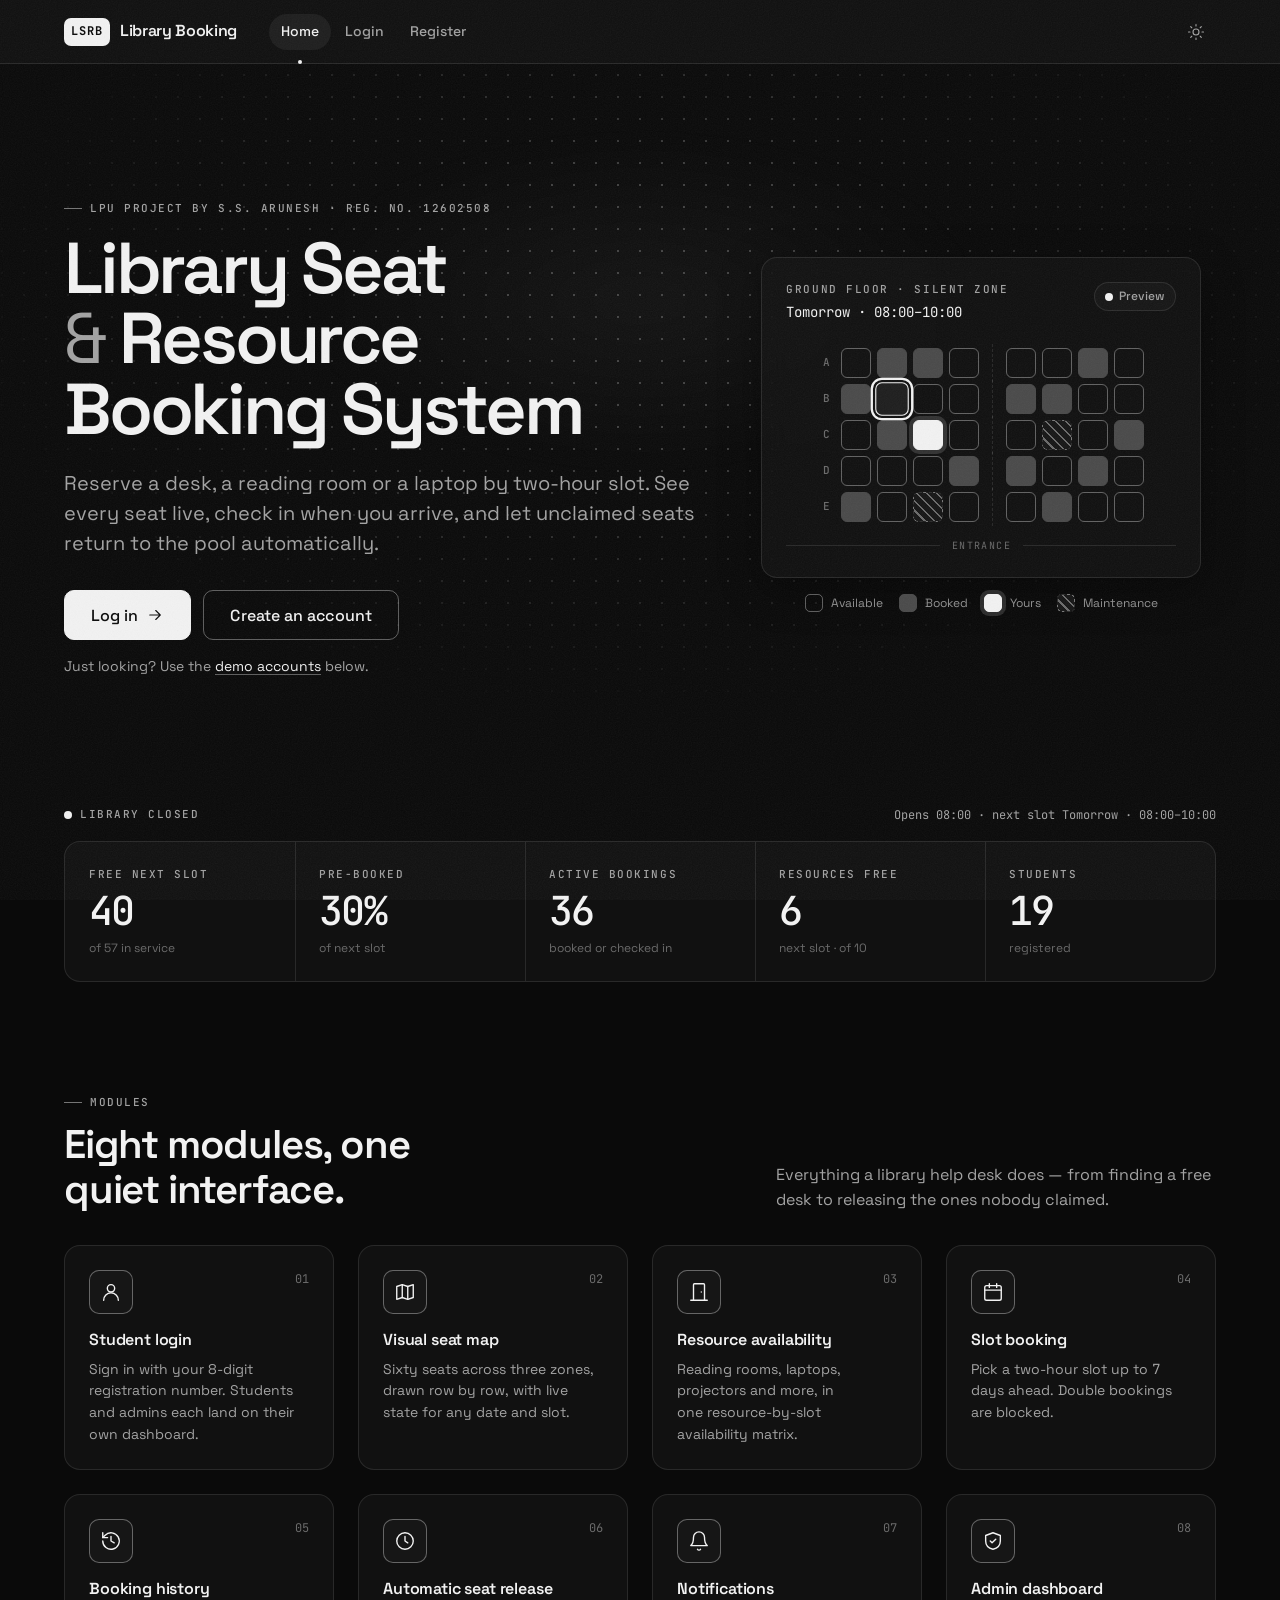
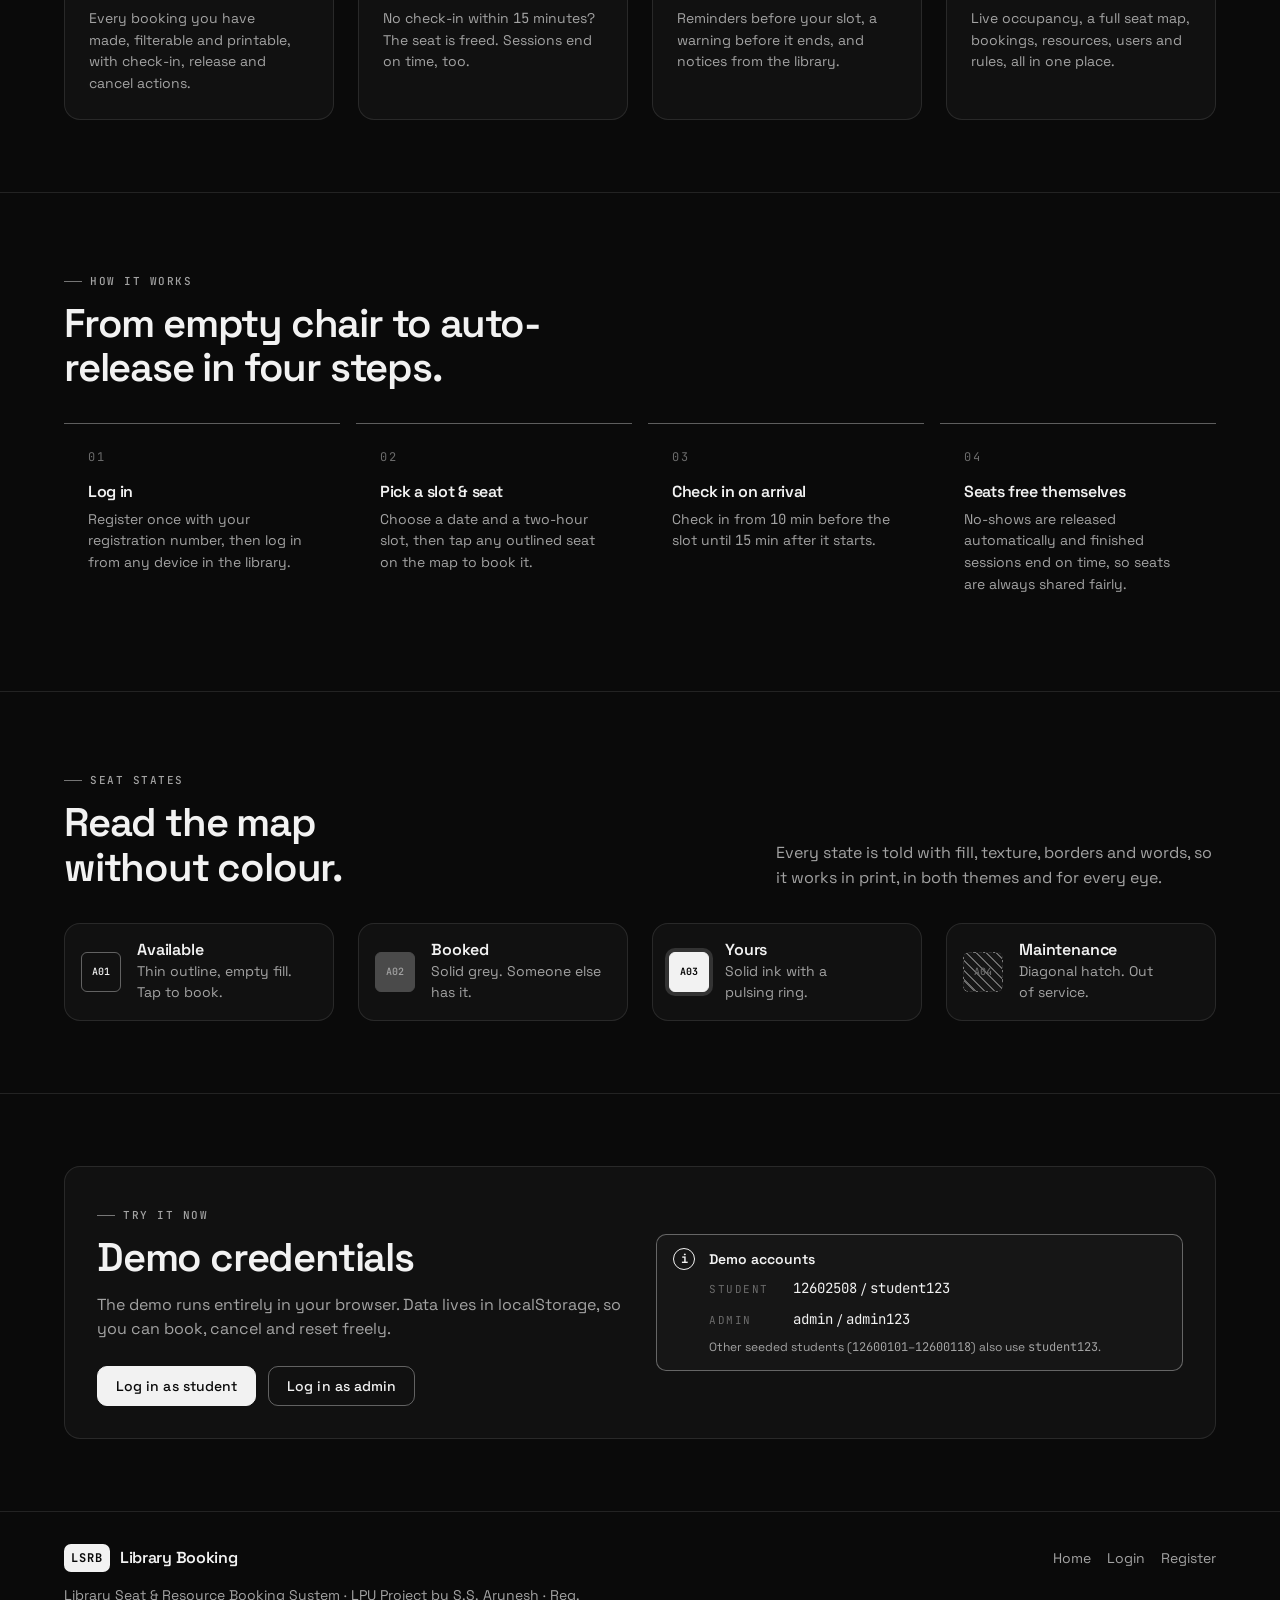
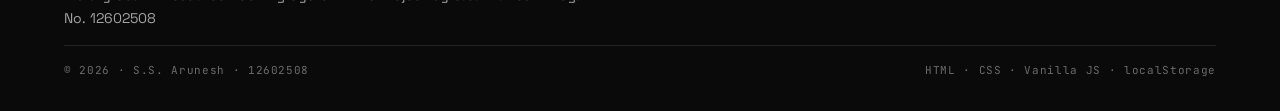
<file: index.html>
<!doctype html><html lang="en" data-theme="dark"><head><meta charset="utf-8"><meta name="viewport" content="width=device-width,initial-scale=1"><title>Library Seat &amp; Resource Booking System · LSRB</title><meta name="description" content="Library Seat & Resource Booking System — book library seats, rooms and equipment by time slot, with a live seat map and automatic seat release. LPU project by S.S. Arunesh, Reg. No. 12602508."><script>try{document.documentElement.setAttribute('data-theme',localStorage.getItem('lsrb_theme')||'dark')}catch(e){}</script><link rel="preconnect" href="https://fonts.googleapis.com"><link rel="preconnect" href="https://fonts.gstatic.com" crossorigin><link rel="stylesheet" href="https://fonts.googleapis.com/css2?family=JetBrains+Mono:wght@400;500;700&family=Space+Grotesk:wght@400;500;600;700&display=swap"><link rel="stylesheet" href="css/style.css"><link rel="stylesheet" href="css/components.css"></head><body data-root="" data-page="home" data-guard="public"><a class="skip-link" href="#main">Skip to content</a><div id="navbar-root"></div><main id="main" class="page page--flush"><section class="hero hero--dots home-hero" aria-labelledby="home-title"><div class="container home-hero__grid"><div class="home-hero__copy"><span class="eyebrow" data-reveal><span>LPU Project by S.S. Arunesh · Reg. No. 12602508</span></span><h1 class="display home-hero__title" id="home-title" data-reveal>Library Seat <span class="home-hero__amp">&amp;</span> Resource Booking System</h1><p class="lead home-hero__lead" data-reveal>Reserve a desk, a reading room or a laptop by two-hour slot. See every seat live, check in when you arrive, and let unclaimed seats return to the pool automatically.</p><div class="cluster home-hero__ctas" id="hero-ctas" data-reveal><a class="btn btn--primary btn--lg" href="login.html" data-icon-after="arrow-right"><span>Log in</span></a> <a class="btn btn--outline btn--lg" href="register.html"><span>Create an account</span></a></div><p class="home-hero__note text-sm muted" id="hero-note" data-reveal>Just looking? Use the <a href="#demo">demo accounts</a> below.</p></div><div class="home-hero__visual" data-reveal data-reveal-delay="180"><div class="card card--glass home-map" aria-hidden="true"><div class="home-map__head"><div><p class="micro">Ground Floor · Silent Zone</p><p class="home-map__slot mono">10:00–12:00</p></div><span class="pill"><span class="dot dot--live"></span>Preview</span></div><div class="seatmap__grid" id="hero-map"></div><div class="seatmap__front">Entrance</div></div><div class="legend home-map__legend" aria-label="Seat states"><span class="legend__item"><span class="legend__swatch seat seat--available" aria-hidden="true"></span>Available</span> <span class="legend__item"><span class="legend__swatch seat seat--booked" aria-hidden="true"></span>Booked</span> <span class="legend__item"><span class="legend__swatch seat seat--mine" aria-hidden="true"></span>Yours</span> <span class="legend__item"><span class="legend__swatch seat seat--maintenance" aria-hidden="true"></span>Maintenance</span></div></div></div></section><section class="section section--tight home-live" aria-labelledby="live-title"><div class="container"><div class="home-live__head" data-reveal><h2 class="eyebrow" id="live-title"><span class="dot dot--live" aria-hidden="true"></span><span id="live-label">Live availability</span></h2><p class="mono text-xs muted" id="live-meta" aria-live="polite"></p></div><div class="stats-strip" id="live-stats" data-reveal><div class="stat"><span class="stat__label" id="stat-free-label">Free seats now</span><span class="stat__value" id="stat-free" data-roll="0">0</span><span class="stat__meta" id="stat-free-meta">of 60 seats</span></div><div class="stat"><span class="stat__label" id="stat-util-label">Utilisation</span><span class="stat__value" id="stat-util" data-roll="0" data-roll-suffix="%">0%</span><span class="stat__meta" id="stat-util-meta">current slot</span></div><div class="stat"><span class="stat__label">Active bookings</span><span class="stat__value" id="stat-active" data-roll="0">0</span><span class="stat__meta">booked or checked in</span></div><div class="stat"><span class="stat__label" id="stat-res-label">Resources free</span><span class="stat__value" id="stat-res" data-roll="0">0</span><span class="stat__meta" id="stat-res-meta">rooms &amp; equipment</span></div><div class="stat"><span class="stat__label">Students</span><span class="stat__value" id="stat-students" data-roll="0">0</span><span class="stat__meta">registered</span></div></div></div></section><section class="section home-modules" aria-labelledby="modules-title" id="modules"><div class="container"><header class="home-head" data-reveal><div><span class="eyebrow">Modules</span><h2 class="home-head__title" id="modules-title">Eight modules, one quiet interface.</h2></div><p class="muted home-head__text">Everything a library help desk does — from finding a free desk to releasing the ones nobody claimed.</p></header><div class="grid grid--4"><article class="card home-module" data-reveal><div class="card__header"><span class="card__icon" data-icon="user"></span><span class="card__index">01</span></div><h3 class="card__title">Student login</h3><div class="card__body"><p>Sign in with your 8-digit registration number. Students and admins each land on their own dashboard.</p></div></article><article class="card home-module" data-reveal><div class="card__header"><span class="card__icon" data-icon="map"></span><span class="card__index">02</span></div><h3 class="card__title">Visual seat map</h3><div class="card__body"><p>Sixty seats across three zones, drawn row by row, with live state for any date and slot.</p></div></article><article class="card home-module" data-reveal><div class="card__header"><span class="card__icon" data-icon="room"></span><span class="card__index">03</span></div><h3 class="card__title">Resource availability</h3><div class="card__body"><p>Reading rooms, laptops, projectors and more, in one resource-by-slot availability matrix.</p></div></article><article class="card home-module" data-reveal><div class="card__header"><span class="card__icon" data-icon="calendar"></span><span class="card__index">04</span></div><h3 class="card__title">Slot booking</h3><div class="card__body"><p>Pick a two-hour slot up to <span class="mono" data-setting="bookingWindowDays">7</span> days ahead. Double bookings are blocked.</p></div></article><article class="card home-module" data-reveal><div class="card__header"><span class="card__icon" data-icon="history"></span><span class="card__index">05</span></div><h3 class="card__title">Booking history</h3><div class="card__body"><p>Every booking you have made, filterable and printable, with check-in, release and cancel actions.</p></div></article><article class="card home-module" data-reveal><div class="card__header"><span class="card__icon" data-icon="clock"></span><span class="card__index">06</span></div><h3 class="card__title">Automatic seat release</h3><div class="card__body"><p>No check-in within <span class="mono" data-setting="checkInGraceMinutes">15</span> minutes? The seat is freed. Sessions end on time, too.</p></div></article><article class="card home-module" data-reveal><div class="card__header"><span class="card__icon" data-icon="bell"></span><span class="card__index">07</span></div><h3 class="card__title">Notifications</h3><div class="card__body"><p>Reminders before your slot, a warning before it ends, and notices from the library.</p></div></article><article class="card home-module" data-reveal><div class="card__header"><span class="card__icon" data-icon="shield"></span><span class="card__index">08</span></div><h3 class="card__title">Admin dashboard</h3><div class="card__body"><p>Live occupancy, a full seat map, bookings, resources, users and rules, all in one place.</p></div></article></div></div></section><section class="section home-how hairline-top" aria-labelledby="how-title" id="how"><div class="container"><header class="home-head" data-reveal><div><span class="eyebrow">How it works</span><h2 class="home-head__title" id="how-title">From empty chair to auto-release in four steps.</h2></div></header><ol class="steps"><li class="step" data-reveal><h3 class="step__title">Log in</h3><p class="step__text">Register once with your registration number, then log in from any device in the library.</p></li><li class="step" data-reveal><h3 class="step__title">Pick a slot &amp; seat</h3><p class="step__text">Choose a date and a two-hour slot, then tap any outlined seat on the map to book it.</p></li><li class="step" data-reveal><h3 class="step__title">Check in on arrival</h3><p class="step__text">Check in from <span class="mono" data-setting="earlyCheckInMinutes">10</span> min before the slot until <span class="mono" data-setting="checkInGraceMinutes">15</span> min after it starts.</p></li><li class="step" data-reveal><h3 class="step__title">Seats free themselves</h3><p class="step__text">No-shows are released automatically and finished sessions end on time, so seats are always shared fairly.</p></li></ol></div></section><section class="section home-states hairline-top" aria-labelledby="states-title" id="states"><div class="container"><header class="home-head" data-reveal><div><span class="eyebrow">Seat states</span><h2 class="home-head__title" id="states-title">Read the map without colour.</h2></div><p class="muted home-head__text">Every state is told with fill, texture, borders and words, so it works in print, in both themes and for every eye.</p></header><div class="grid grid--4"><div class="card card--tight home-state" data-reveal><span class="seat seat--available" aria-hidden="true">A01</span><div><h3 class="card__title">Available</h3><p class="text-sm muted">Thin outline, empty fill. Tap to book.</p></div></div><div class="card card--tight home-state" data-reveal><span class="seat seat--booked" aria-hidden="true">A02</span><div><h3 class="card__title">Booked</h3><p class="text-sm muted">Solid grey. Someone else has it.</p></div></div><div class="card card--tight home-state" data-reveal><span class="seat seat--mine" aria-hidden="true">A03</span><div><h3 class="card__title">Yours</h3><p class="text-sm muted">Solid ink with a pulsing ring.</p></div></div><div class="card card--tight home-state" data-reveal><span class="seat seat--maintenance" aria-hidden="true">A04</span><div><h3 class="card__title">Maintenance</h3><p class="text-sm muted">Diagonal hatch. Out of service.</p></div></div></div></div></section><section class="section home-demo-section hairline-top" aria-labelledby="demo-title" id="demo"><div class="container"><div class="card home-demo" data-reveal><div class="home-demo__copy"><span class="eyebrow">Try it now</span><h2 class="home-head__title" id="demo-title">Demo credentials</h2><p class="muted">The demo runs entirely in your browser. Data lives in localStorage, so you can book, cancel and reset freely.</p><div class="cluster home-demo__ctas" id="demo-ctas"><a class="btn btn--primary" href="login.html?demo=student">Log in as student</a> <a class="btn btn--outline" href="login.html?demo=admin">Log in as admin</a></div></div><div class="callout callout--info home-demo__callout"><strong class="callout__title">Demo accounts</strong><dl class="kv"><dt>Student</dt><dd><span class="mono">12602508</span> / <span class="mono">student123</span></dd><dt>Admin</dt><dd><span class="mono">admin</span> / <span class="mono">admin123</span></dd></dl><p class="text-xs">Other seeded students (<span class="mono">12600101</span>–<span class="mono">12600118</span>) also use <span class="mono">student123</span>.</p></div></div></div></section></main><div id="footer-root"></div><div id="toast-root" class="toast-root" aria-live="polite" aria-atomic="false"></div><dialog id="modal-root" class="modal"></dialog><script src="js/storage.js"></script><script src="js/auth.js"></script><script src="js/notify.js"></script><script src="js/booking.js"></script><script src="js/timer.js"></script><script src="js/ui.js"></script><script src="js/app.js"></script><script src="js/pages/index.js"></script></body></html>
</file>
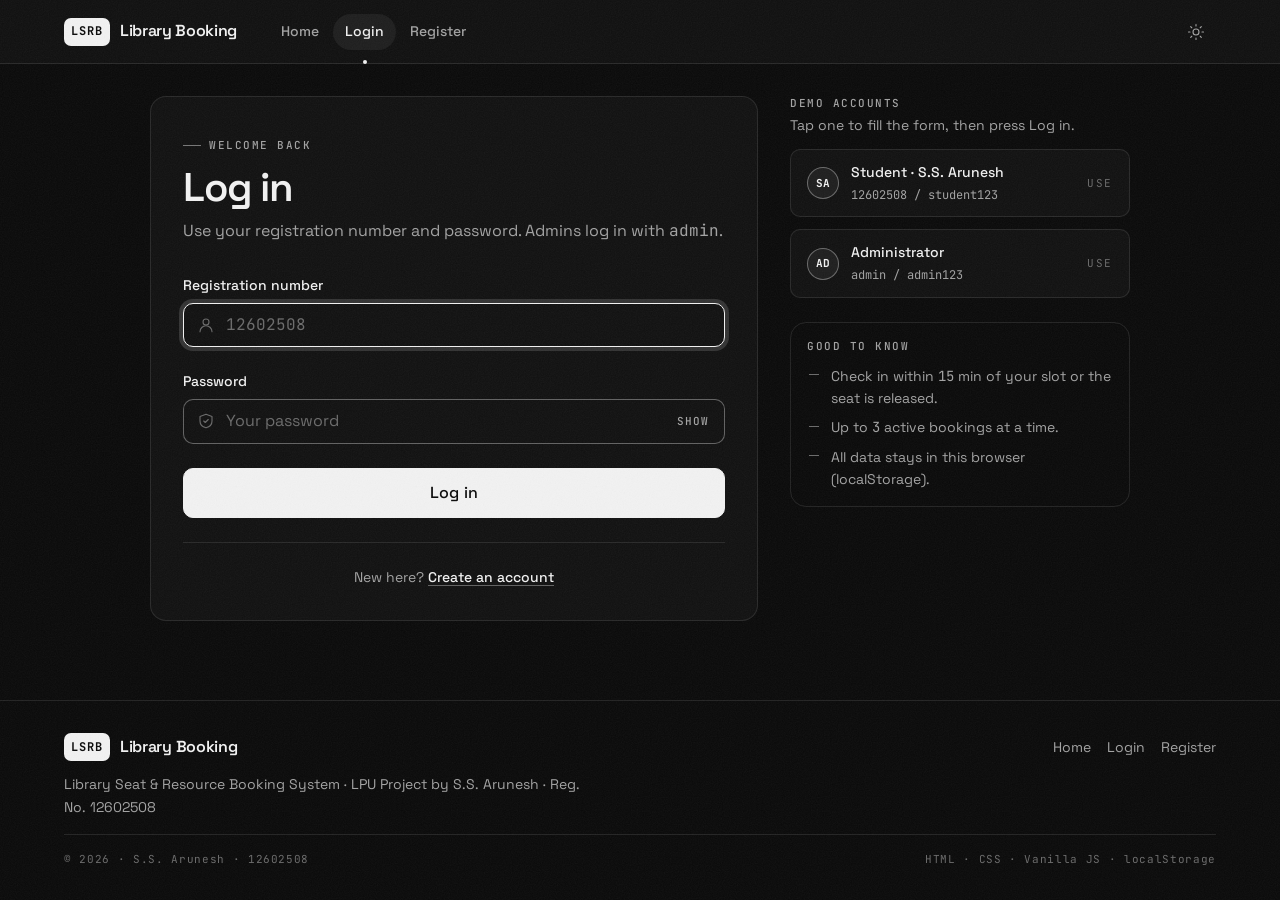
<file: login.html>
<!doctype html><html lang="en" data-theme="dark"><head><meta charset="utf-8"><meta name="viewport" content="width=device-width,initial-scale=1"><title>Log in · LSRB</title><meta name="description" content="Library Seat & Resource Booking System — log in with your registration number."><script>try{document.documentElement.setAttribute('data-theme',localStorage.getItem('lsrb_theme')||'dark')}catch(e){}</script><link rel="preconnect" href="https://fonts.googleapis.com"><link rel="preconnect" href="https://fonts.gstatic.com" crossorigin><link rel="stylesheet" href="https://fonts.googleapis.com/css2?family=JetBrains+Mono:wght@400;500;700&family=Space+Grotesk:wght@400;500;600;700&display=swap"><link rel="stylesheet" href="css/style.css"><link rel="stylesheet" href="css/components.css"></head><body data-root="" data-page="login" data-guard="guest"><a class="skip-link" href="#main">Skip to content</a><div id="navbar-root"></div><main id="main" class="page auth-page"><div class="container"><div class="auth"><section class="card auth__card" aria-labelledby="login-title" data-reveal><header class="auth__head"><span class="eyebrow">Welcome back</span><h1 id="login-title">Log in</h1><p class="muted">Use your registration number and password. Admins log in with <span class="mono">admin</span>.</p></header><div class="auth__notices" id="login-notices" aria-live="polite"></div><form class="auth__form" id="login-form" novalidate><div class="field"><label class="field__label" for="login-regno">Registration number</label><div class="input-wrap"><span data-icon="user"></span> <input class="input mono" id="login-regno" name="regNo" type="text" autocomplete="username" autocapitalize="off" spellcheck="false" placeholder="12602508" required></div><p class="field__error"></p></div><div class="field"><label class="field__label" for="login-password">Password</label><div class="input-wrap"><span data-icon="shield"></span> <input class="input" id="login-password" name="password" type="password" autocomplete="current-password" placeholder="Your password" required> <button type="button" class="password-toggle" id="login-pw-toggle" aria-controls="login-password"><span data-toggle-text>Show</span><span class="visually-hidden"> password</span></button></div><p class="field__error"></p></div><button type="submit" class="btn btn--primary btn--lg btn--block" id="login-submit"><span>Log in</span></button></form><p class="auth__switch">New here? <a href="register.html" id="login-to-register">Create an account</a></p></section><aside class="auth__aside" aria-labelledby="demo-title"><div class="stack auth__demos" data-reveal data-reveal-delay="120"><div><p class="micro" id="demo-title">Demo accounts</p><p class="text-sm muted auth__aside-text">Tap one to fill the form, then press Log in.</p></div><button type="button" class="demo-account" data-demo="student"><span class="avatar" aria-hidden="true">SA</span> <span class="demo-account__text"><span class="demo-account__role">Student · S.S. Arunesh</span> <span class="demo-account__cred mono">12602508 / student123</span> </span><span class="demo-account__go" aria-hidden="true">Use</span></button> <button type="button" class="demo-account" data-demo="admin"><span class="avatar" aria-hidden="true">AD</span> <span class="demo-account__text"><span class="demo-account__role">Administrator</span> <span class="demo-account__cred mono">admin / admin123</span> </span><span class="demo-account__go" aria-hidden="true">Use</span></button></div><div class="card card--flat card--tight auth__tips" data-reveal data-reveal-delay="200"><p class="micro">Good to know</p><ul class="auth__list text-sm muted"><li>Check in within <span class="mono" data-setting="checkInGraceMinutes">15</span> min of your slot or the seat is released.</li><li>Up to <span class="mono" data-setting="maxActiveBookings">3</span> active bookings at a time.</li><li>All data stays in this browser (localStorage).</li></ul></div></aside></div></div></main><div id="footer-root"></div><div id="toast-root" class="toast-root" aria-live="polite" aria-atomic="false"></div><dialog id="modal-root" class="modal"></dialog><script src="js/storage.js"></script><script src="js/auth.js"></script><script src="js/notify.js"></script><script src="js/booking.js"></script><script src="js/timer.js"></script><script src="js/ui.js"></script><script src="js/app.js"></script><script src="js/pages/login.js"></script></body></html>
</file>
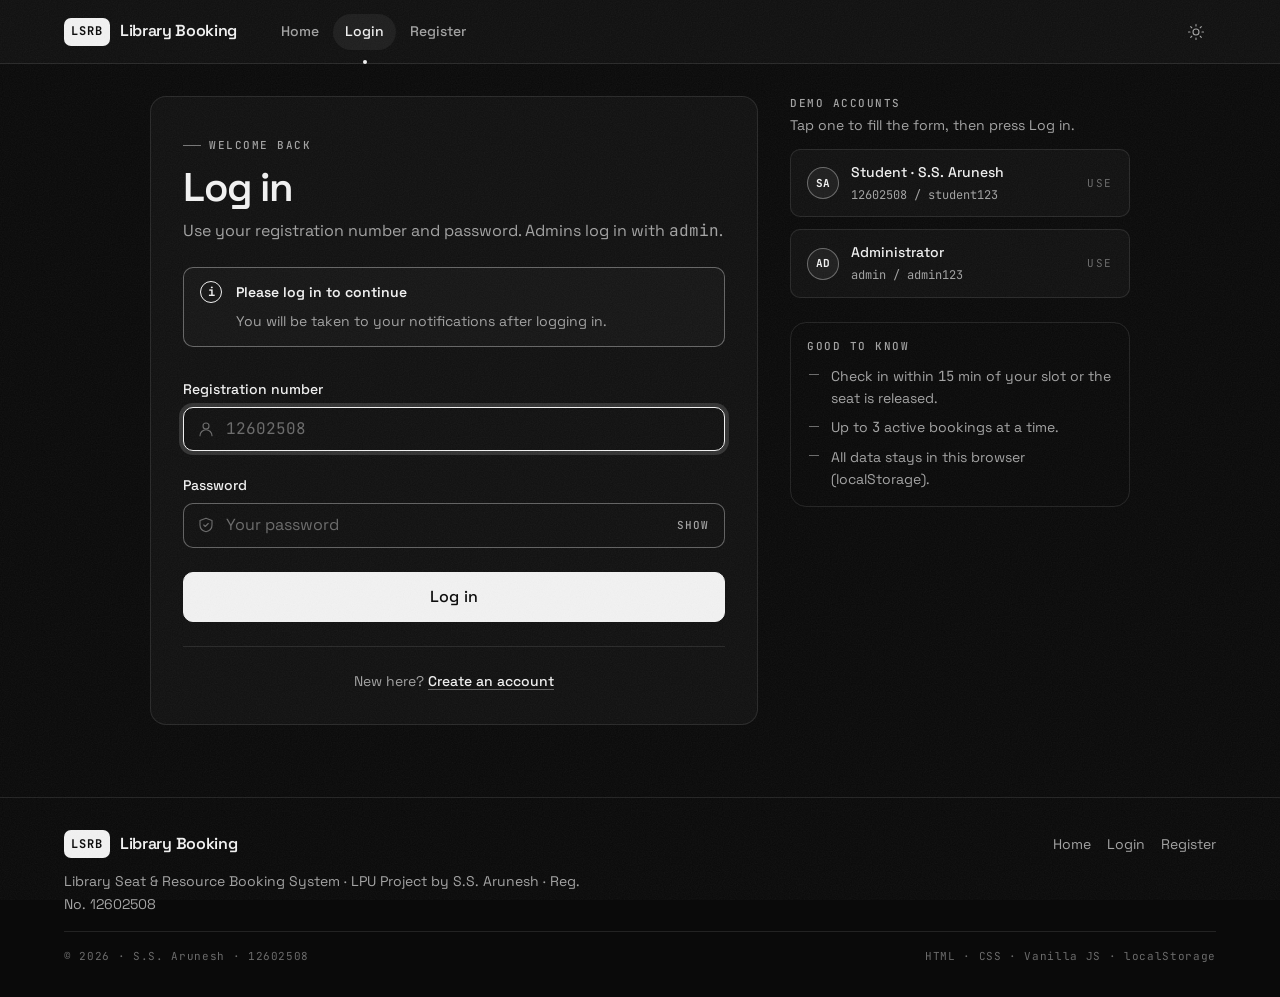
<file: notifications.html>
<!doctype html><html lang="en" data-theme="dark"><head><meta charset="utf-8"><meta name="viewport" content="width=device-width,initial-scale=1"><title>Notifications · LSRB</title><meta name="description" content="Library Seat & Resource Booking System"><script>try{document.documentElement.setAttribute('data-theme',localStorage.getItem('lsrb_theme')||'dark')}catch(e){}</script><link rel="preconnect" href="https://fonts.googleapis.com"><link rel="preconnect" href="https://fonts.gstatic.com" crossorigin><link rel="stylesheet" href="https://fonts.googleapis.com/css2?family=JetBrains+Mono:wght@400;500;700&family=Space+Grotesk:wght@400;500;600;700&display=swap"><link rel="stylesheet" href="css/style.css"><link rel="stylesheet" href="css/components.css"></head><body data-root="" data-page="notifications" data-guard="auth"><a class="skip-link" href="#main">Skip to content</a><div id="navbar-root"></div><main id="main" class="page"><div class="container container--narrow"><header class="page-header"><div><span class="eyebrow">Inbox</span><h1>Notifications</h1><p class="lead" id="nt-lead">Booking confirmations, reminders, auto-release notices and library announcements.</p></div><div class="page-header__actions"><button type="button" class="btn btn--outline btn--sm" id="nt-read-all">Mark all read</button> <button type="button" class="btn btn--danger btn--sm" id="nt-clear">Clear all</button></div></header><div class="chips nt-filters" id="nt-filters" role="group" aria-label="Filter notifications"></div><div id="nt-list" class="nt-groups" aria-live="polite"></div></div></main><div id="footer-root"></div><div id="toast-root" class="toast-root" aria-live="polite" aria-atomic="false"></div><dialog id="modal-root" class="modal"></dialog><script src="js/storage.js"></script><script src="js/auth.js"></script><script src="js/notify.js"></script><script src="js/booking.js"></script><script src="js/timer.js"></script><script src="js/ui.js"></script><script src="js/app.js"></script><script src="js/pages/notifications.js"></script></body></html>
</file>
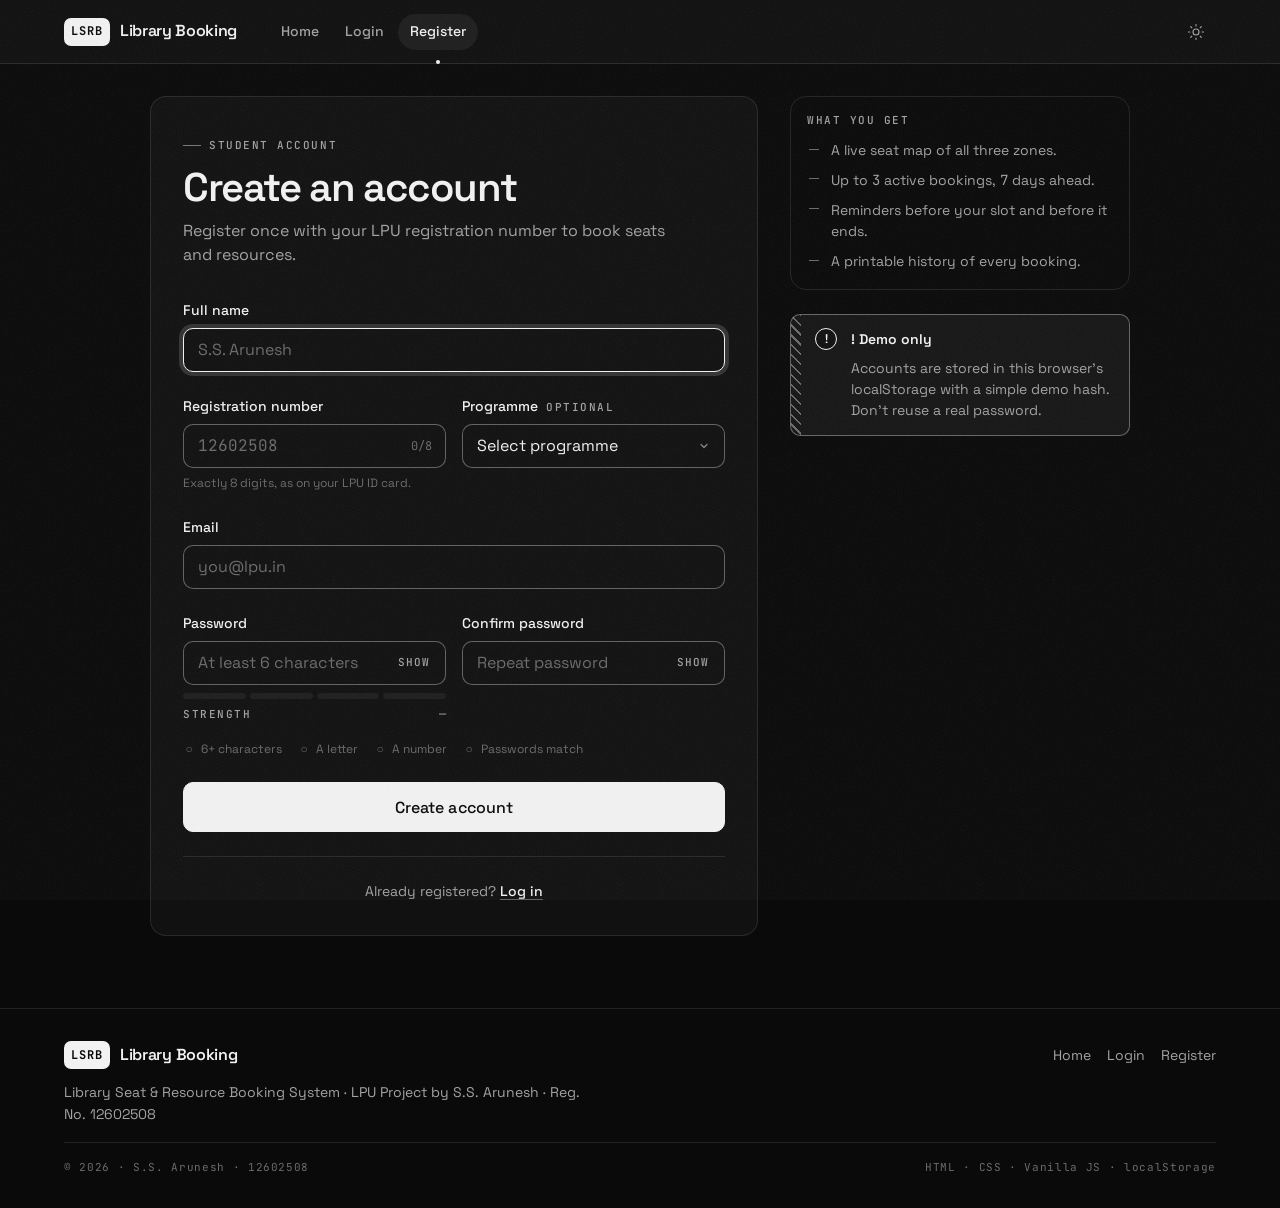
<file: register.html>
<!doctype html><html lang="en" data-theme="dark"><head><meta charset="utf-8"><meta name="viewport" content="width=device-width,initial-scale=1"><title>Register · LSRB</title><meta name="description" content="Library Seat & Resource Booking System — create a student account with your registration number."><script>try{document.documentElement.setAttribute('data-theme',localStorage.getItem('lsrb_theme')||'dark')}catch(e){}</script><link rel="preconnect" href="https://fonts.googleapis.com"><link rel="preconnect" href="https://fonts.gstatic.com" crossorigin><link rel="stylesheet" href="https://fonts.googleapis.com/css2?family=JetBrains+Mono:wght@400;500;700&family=Space+Grotesk:wght@400;500;600;700&display=swap"><link rel="stylesheet" href="css/style.css"><link rel="stylesheet" href="css/components.css"></head><body data-root="" data-page="register" data-guard="guest"><a class="skip-link" href="#main">Skip to content</a><div id="navbar-root"></div><main id="main" class="page auth-page"><div class="container"><div class="auth"><section class="card auth__card" aria-labelledby="register-title" data-reveal><header class="auth__head"><span class="eyebrow">Student account</span><h1 id="register-title">Create an account</h1><p class="muted">Register once with your LPU registration number to book seats and resources.</p></header><div class="auth__notices" id="register-notices" aria-live="polite"></div><form class="auth__form" id="register-form" novalidate><div class="field"><label class="field__label" for="reg-name">Full name</label> <input class="input" id="reg-name" name="name" type="text" autocomplete="name" placeholder="S.S. Arunesh" maxlength="60" required><p class="field__error"></p></div><div class="auth__row"><div class="field"><label class="field__label" for="reg-regno">Registration number</label><div class="input-wrap reg-regno"><input class="input mono" id="reg-regno" name="regNo" type="text" inputmode="numeric" autocomplete="username" pattern="\d{8}" maxlength="8" placeholder="12602508" aria-describedby="reg-regno-hint" required> <span class="reg-regno__count mono" id="reg-regno-count" aria-hidden="true">0/8</span></div><p class="field__hint" id="reg-regno-hint">Exactly 8 digits, as on your LPU ID card.</p><p class="field__error"></p></div><div class="field"><label class="field__label" for="reg-program">Programme <span class="micro">optional</span></label> <select class="select" id="reg-program" name="program"><option value="">Select programme</option><option>B.Tech CSE</option><option>B.Tech ECE</option><option>B.Tech ME</option><option>B.Sc Physics</option><option>B.Sc Mathematics</option><option>BBA</option><option>B.Com</option><option>BA English</option><option>MBA</option><option>M.Tech</option><option>Other</option></select></div></div><div class="field"><label class="field__label" for="reg-email">Email</label> <input class="input" id="reg-email" name="email" type="email" autocomplete="email" placeholder="you@lpu.in" maxlength="120" required><p class="field__error"></p></div><div class="auth__row"><div class="field"><label class="field__label" for="reg-password">Password</label><div class="input-wrap"><input class="input" id="reg-password" name="password" type="password" autocomplete="new-password" placeholder="At least 6 characters" aria-describedby="reg-strength-text" required> <button type="button" class="password-toggle" data-toggle="reg-password" aria-controls="reg-password"><span data-toggle-text>Show</span><span class="visually-hidden"> password</span></button></div><div class="reg-strength" data-level="0"><div class="strength" aria-hidden="true"><span class="strength__seg"></span><span class="strength__seg"></span><span class="strength__seg"></span><span class="strength__seg"></span></div><p class="reg-strength__text"><span class="micro">Strength</span> <span class="mono" id="reg-strength-text" aria-live="polite">—</span></p></div><p class="field__error"></p></div><div class="field"><label class="field__label" for="reg-confirm">Confirm password</label><div class="input-wrap"><input class="input" id="reg-confirm" name="confirm" type="password" autocomplete="new-password" placeholder="Repeat password" required> <button type="button" class="password-toggle" data-toggle="reg-confirm" aria-controls="reg-confirm"><span data-toggle-text>Show</span><span class="visually-hidden"> password</span></button></div><p class="field__error"></p></div></div><ul class="reg-rules" id="reg-rules" aria-label="Password requirements"><li data-rule="length"><span class="reg-rules__mark" aria-hidden="true">○</span>6+ characters</li><li data-rule="letter"><span class="reg-rules__mark" aria-hidden="true">○</span>A letter</li><li data-rule="digit"><span class="reg-rules__mark" aria-hidden="true">○</span>A number</li><li data-rule="match"><span class="reg-rules__mark" aria-hidden="true">○</span>Passwords match</li></ul><button type="submit" class="btn btn--primary btn--lg btn--block" id="register-submit"><span>Create account</span></button></form><p class="auth__switch">Already registered? <a href="login.html">Log in</a></p></section><aside class="auth__aside" aria-label="About registration"><div class="card card--flat card--tight auth__tips" data-reveal data-reveal-delay="120"><p class="micro">What you get</p><ul class="auth__list text-sm muted"><li>A live seat map of all three zones.</li><li>Up to <span class="mono" data-setting="maxActiveBookings">3</span> active bookings, <span class="mono" data-setting="bookingWindowDays">7</span> days ahead.</li><li>Reminders before your slot and before it ends.</li><li>A printable history of every booking.</li></ul></div><div class="callout callout--warning" data-reveal data-reveal-delay="200"><strong class="callout__title">! Demo only</strong><p>Accounts are stored in this browser's localStorage with a simple demo hash. Don't reuse a real password.</p></div></aside></div></div></main><div id="footer-root"></div><div id="toast-root" class="toast-root" aria-live="polite" aria-atomic="false"></div><dialog id="modal-root" class="modal"></dialog><script src="js/storage.js"></script><script src="js/auth.js"></script><script src="js/notify.js"></script><script src="js/booking.js"></script><script src="js/timer.js"></script><script src="js/ui.js"></script><script src="js/app.js"></script><script src="js/pages/register.js"></script></body></html>
</file>
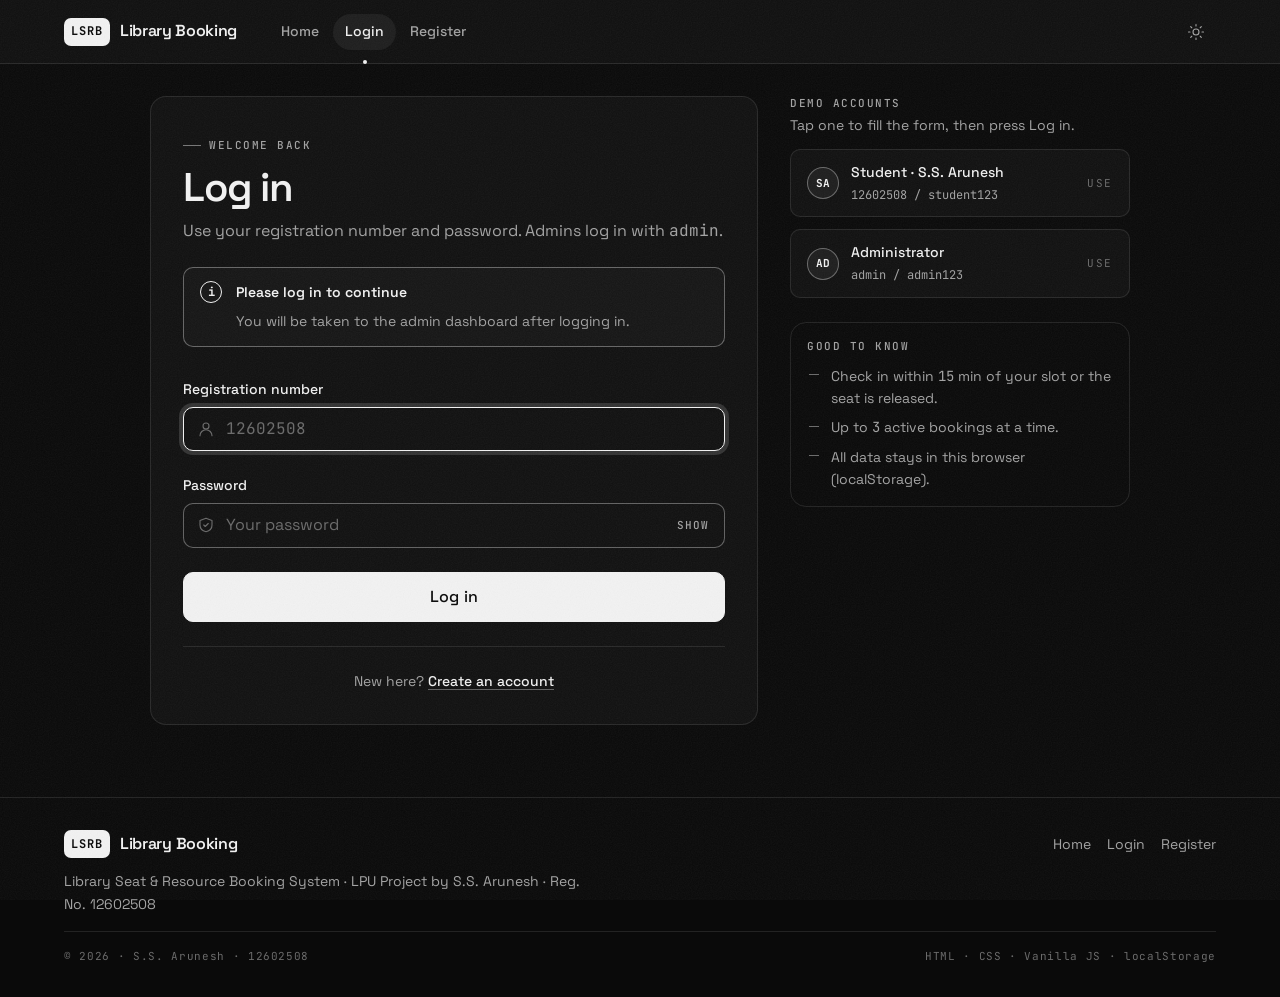
<file: admin/dashboard.html>
<!doctype html><html lang="en" data-theme="dark"><head><meta charset="utf-8"><meta name="viewport" content="width=device-width,initial-scale=1"><title>Admin Dashboard · LSRB</title><meta name="description" content="Library Seat & Resource Booking System"><script>try{document.documentElement.setAttribute('data-theme',localStorage.getItem('lsrb_theme')||'dark')}catch(e){}</script><link rel="preconnect" href="https://fonts.googleapis.com"><link rel="preconnect" href="https://fonts.gstatic.com" crossorigin><link rel="stylesheet" href="https://fonts.googleapis.com/css2?family=JetBrains+Mono:wght@400;500;700&family=Space+Grotesk:wght@400;500;600;700&display=swap"><link rel="stylesheet" href="../css/style.css"><link rel="stylesheet" href="../css/components.css"></head><body data-root="../" data-page="admin" data-guard="admin"><a class="skip-link" href="#main">Skip to content</a><div id="navbar-root"></div><main id="main" class="page"><div class="container"><header class="page-header"><div><span class="eyebrow">Admin console</span><h1>Library dashboard</h1><p class="lead">Monitor occupancy, manage seats, bookings, resources and students, and tune the auto-release engine.</p></div><div class="page-header__actions"><span class="admin-live" id="admin-live" aria-live="off"><span class="dot dot--live" aria-hidden="true"></span><span id="admin-live-text" class="mono">Live</span></span></div></header><div class="tabs" role="tablist" aria-label="Admin sections" id="admin-tabs"><button type="button" class="tab" role="tab" id="tab-overview" aria-controls="panel-overview" aria-selected="true" data-tab="overview">Overview</button> <button type="button" class="tab" role="tab" id="tab-seatmap" aria-controls="panel-seatmap" aria-selected="false" tabindex="-1" data-tab="seatmap">Live seat map <span class="tab__count" data-count="maintenance" title="Seats in maintenance"></span></button> <button type="button" class="tab" role="tab" id="tab-bookings" aria-controls="panel-bookings" aria-selected="false" tabindex="-1" data-tab="bookings">Bookings <span class="tab__count" data-count="active" title="Active bookings"></span></button> <button type="button" class="tab" role="tab" id="tab-resources" aria-controls="panel-resources" aria-selected="false" tabindex="-1" data-tab="resources">Resources <span class="tab__count" data-count="resources" title="Resources"></span></button> <button type="button" class="tab" role="tab" id="tab-users" aria-controls="panel-users" aria-selected="false" tabindex="-1" data-tab="users">Users <span class="tab__count" data-count="students" title="Students"></span></button> <button type="button" class="tab" role="tab" id="tab-settings" aria-controls="panel-settings" aria-selected="false" tabindex="-1" data-tab="settings">Settings</button></div><section class="tab-panel" role="tabpanel" id="panel-overview" aria-labelledby="tab-overview" tabindex="0"><div class="admin-stats" id="ov-stats"></div><div class="admin-overview"><article class="card" aria-labelledby="ov-zones-title"><header class="card__header"><div><h2 class="card__title" id="ov-zones-title">Zone utilisation</h2><p class="micro" id="ov-zones-sub">Current slot</p></div><span class="admin-card-icon" aria-hidden="true" data-icon="grid"></span></header><div class="stack" style="--gap:18px" id="ov-zones"></div></article><article class="card" aria-labelledby="ov-bars-title"><header class="card__header"><div><h2 class="card__title" id="ov-bars-title">Bookings by slot</h2><p class="micro">Today · hatched = current slot</p></div><span class="admin-card-icon" aria-hidden="true" data-icon="chart"></span></header><div class="bars" id="ov-bars" style="--bars-h:180px" role="img" aria-label="Bookings by slot today"></div></article><article class="card admin-overview__feed" aria-labelledby="ov-feed-title"><header class="card__header"><div><h2 class="card__title" id="ov-feed-title">Recent activity</h2><p class="micro">Latest booking events</p></div><span class="admin-card-icon" aria-hidden="true" data-icon="history"></span></header><ol class="admin-feed" id="ov-feed" role="list"></ol></article></div></section><section class="tab-panel" role="tabpanel" id="panel-seatmap" aria-labelledby="tab-seatmap" tabindex="0" hidden><div class="admin-filters stack" style="--gap:16px"><div><p class="micro admin-filters__label" id="map-date-label">Date</p><div class="chips chips--scroll" id="map-dates" role="group" aria-labelledby="map-date-label"></div></div><div><p class="micro admin-filters__label" id="map-slot-label">Slot · free seats</p><div class="chips chips--scroll" id="map-slots" role="group" aria-labelledby="map-slot-label"></div></div><div><p class="micro admin-filters__label" id="map-zone-label">Zone</p><div class="chips chips--scroll" id="map-zones" role="group" aria-labelledby="map-zone-label"></div></div></div><div class="cluster cluster--between admin-map-bar"><div class="legend" id="map-legend"></div><p class="text-sm muted" id="map-summary" aria-live="polite"></p></div><div class="seatmap admin-map" id="map-grid"></div></section><section class="tab-panel" role="tabpanel" id="panel-bookings" aria-labelledby="tab-bookings" tabindex="0" hidden><form class="admin-toolbar" id="bk-filters" role="search" aria-label="Filter bookings" novalidate><div class="field admin-toolbar__search"><label class="field__label" for="bk-q">Search</label><div class="input-wrap"><span data-icon="search" aria-hidden="true"></span><input class="input" id="bk-q" type="search" placeholder="Booking ID, student, reg. no. or target" autocomplete="off"></div></div><div class="field"><label class="field__label" for="bk-status">Status</label> <select class="select" id="bk-status"><option value="all">All statuses</option><option value="active">Active (booked + checked in)</option><option value="booked">Booked</option><option value="checked-in">Checked in</option><option value="completed">Completed</option><option value="no-show">No-show</option><option value="released">Released</option><option value="cancelled">Cancelled</option></select></div><div class="field"><label class="field__label" for="bk-type">Type</label> <select class="select" id="bk-type"><option value="all">Seats &amp; resources</option><option value="seat">Seats</option><option value="resource">Resources</option></select></div><div class="field"><label class="field__label" for="bk-date">Date</label> <input class="input mono" id="bk-date" type="date"></div><div class="admin-toolbar__actions"><button type="reset" class="btn btn--ghost" id="bk-reset">Clear</button> <button type="button" class="btn btn--outline" id="bk-export" data-icon-btn="download">Export CSV</button></div></form><p class="text-sm muted admin-count" id="bk-count" aria-live="polite"></p><div class="table-wrap"><table class="table table--compact admin-table" id="bk-table"><caption class="visually-hidden">Bookings</caption><thead><tr><th scope="col">Booking</th><th scope="col">Student</th><th scope="col">Target</th><th scope="col">Date</th><th scope="col">Slot</th><th scope="col">Status</th><th scope="col" class="text-right">Actions</th></tr></thead><tbody></tbody></table></div><div class="cluster admin-more" id="bk-more-wrap" hidden><button type="button" class="btn btn--outline btn--sm" id="bk-more">Show more</button></div></section><section class="tab-panel" role="tabpanel" id="panel-resources" aria-labelledby="tab-resources" tabindex="0" hidden><div class="cluster cluster--between admin-toolbar-row"><div class="chips" id="res-kinds" role="group" aria-label="Filter by kind"><button type="button" class="chip" data-kind="all" aria-pressed="true">All</button> <button type="button" class="chip" data-kind="room" aria-pressed="false">Rooms</button> <button type="button" class="chip" data-kind="equipment" aria-pressed="false">Equipment</button></div><button type="button" class="btn btn--primary" id="res-add" data-icon-btn="plus">Add resource</button></div><div class="table-wrap"><table class="table table--compact admin-table" id="res-table"><caption class="visually-hidden">Resources</caption><thead><tr><th scope="col">Resource</th><th scope="col">Kind</th><th scope="col">Location</th><th scope="col" class="num">Capacity</th><th scope="col" class="num">Active</th><th scope="col">Status</th><th scope="col" class="text-right">Actions</th></tr></thead><tbody></tbody></table></div></section><section class="tab-panel" role="tabpanel" id="panel-users" aria-labelledby="tab-users" tabindex="0" hidden><div class="cluster cluster--between admin-toolbar-row"><div class="field admin-user-search"><label class="visually-hidden" for="usr-q">Search students</label><div class="input-wrap"><span data-icon="search" aria-hidden="true"></span><input class="input" id="usr-q" type="search" placeholder="Search name, reg. no., email or program" autocomplete="off"></div></div><p class="text-sm muted" id="usr-count" aria-live="polite"></p></div><div class="table-wrap"><table class="table table--compact admin-table" id="usr-table"><caption class="visually-hidden">Students</caption><thead><tr><th scope="col">Student</th><th scope="col">Reg. No.</th><th scope="col">Program</th><th scope="col" class="num">Bookings</th><th scope="col" class="num">Active</th><th scope="col" class="num">Completed</th><th scope="col" class="num">No-shows</th><th scope="col" class="num">Hours</th><th scope="col">Joined</th><th scope="col" class="text-right">Actions</th></tr></thead><tbody></tbody></table></div></section><section class="tab-panel" role="tabpanel" id="panel-settings" aria-labelledby="tab-settings" tabindex="0" hidden><div class="admin-settings"><form class="card" id="set-form" novalidate aria-labelledby="set-title"><header class="card__header"><div><h2 class="card__title" id="set-title">Booking &amp; timer rules</h2><p class="micro">Applies to every new tick and booking</p></div><span class="admin-card-icon" aria-hidden="true" data-icon="settings"></span></header><div class="grid grid--2 admin-settings__fields" id="set-fields"></div><dl class="kv admin-settings__hours" id="set-hours"></dl><div class="cluster cluster--end admin-settings__actions"><button type="button" class="btn btn--ghost" id="set-revert">Revert</button> <button type="submit" class="btn btn--primary" id="set-save">Save settings</button></div></form><div class="stack" style="--gap:24px"><form class="card" id="bc-form" novalidate aria-labelledby="bc-title"><header class="card__header"><div><h2 class="card__title" id="bc-title">Broadcast notification</h2><p class="micro">Reaches every user's bell</p></div><span class="admin-card-icon" aria-hidden="true" data-icon="bell"></span></header><div class="stack" style="--gap:16px"><div class="field"><label class="field__label" for="bc-msg">Message</label> <textarea class="textarea" id="bc-msg" maxlength="280" rows="3" placeholder="e.g. The library closes at 18:00 on Friday for maintenance."></textarea><p class="field__hint"><span class="mono" id="bc-left">280</span> characters left</p><p class="field__error"></p></div><div class="field"><label class="field__label" for="bc-type">Type</label> <select class="select" id="bc-type"><option value="info">i · Information</option><option value="warning">! · Warning</option><option value="success">✓ · Good news</option><option value="error">✕ · Urgent</option></select></div><div class="cluster cluster--end"><button type="submit" class="btn btn--primary" id="bc-send">Send to all users</button></div></div></form><section class="card" aria-labelledby="ops-title"><header class="card__header"><div><h2 class="card__title" id="ops-title">Operations</h2><p class="micro">Auto-release engine &amp; demo data</p></div><span class="admin-card-icon" aria-hidden="true" data-icon="refresh"></span></header><div class="stack" style="--gap:20px"><div class="admin-op"><div><p class="admin-op__title">Run auto-release now</p><p class="text-sm muted">Releases no-shows past their check-in deadline and completes sessions that have ended. Runs automatically every <span class="mono" id="ops-tick">10</span> s.</p></div><button type="button" class="btn btn--outline" id="ops-tick-btn">Run now</button></div><p class="text-sm muted mono" id="ops-result" aria-live="polite"></p><hr class="divider"><div class="admin-op admin-op--danger"><div><p class="admin-op__title">Reset demo data</p><p class="text-sm muted">Restores seeded users, seats, resources, bookings and settings. Everyone is signed out.</p></div><button type="button" class="btn btn--danger" id="ops-reset">Reset data</button></div></div></section></div></div></section></div></main><div id="footer-root"></div><div id="toast-root" class="toast-root" aria-live="polite" aria-atomic="false"></div><dialog id="modal-root" class="modal"></dialog><script src="../js/storage.js"></script><script src="../js/auth.js"></script><script src="../js/notify.js"></script><script src="../js/booking.js"></script><script src="../js/timer.js"></script><script src="../js/ui.js"></script><script src="../js/app.js"></script><script src="../js/pages/admin.js"></script></body></html>
</file>
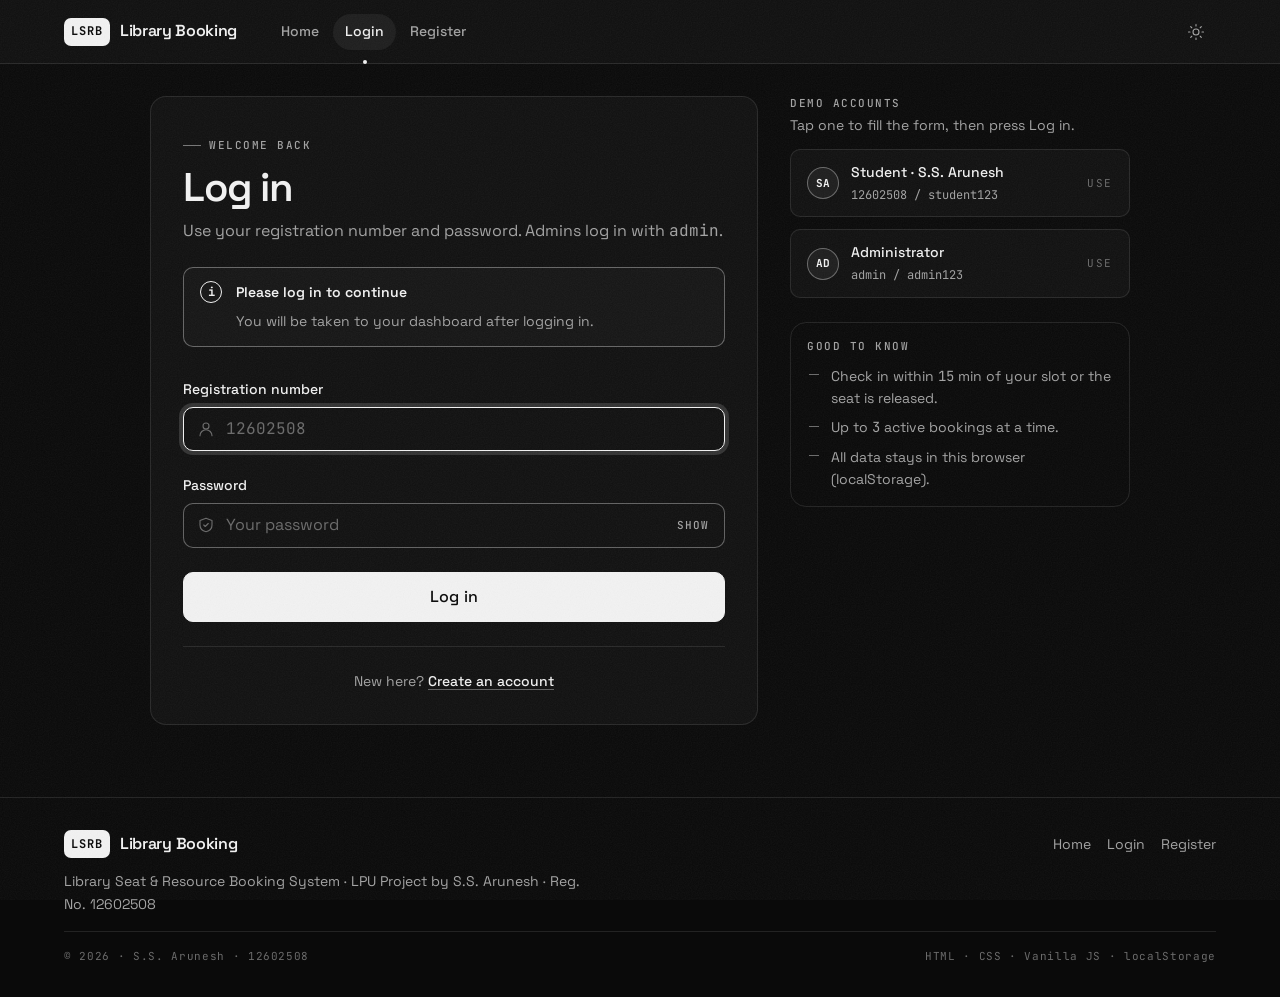
<file: student/dashboard.html>
<!doctype html><html lang="en" data-theme="dark"><head><meta charset="utf-8"><meta name="viewport" content="width=device-width,initial-scale=1"><title>Dashboard · LSRB</title><meta name="description" content="Library Seat & Resource Booking System"><script>try{document.documentElement.setAttribute('data-theme',localStorage.getItem('lsrb_theme')||'dark')}catch(e){}</script><link rel="preconnect" href="https://fonts.googleapis.com"><link rel="preconnect" href="https://fonts.gstatic.com" crossorigin><link rel="stylesheet" href="https://fonts.googleapis.com/css2?family=JetBrains+Mono:wght@400;500;700&family=Space+Grotesk:wght@400;500;600;700&display=swap"><link rel="stylesheet" href="../css/style.css"><link rel="stylesheet" href="../css/components.css"></head><body data-root="../" data-page="dashboard" data-guard="student"><a class="skip-link" href="#main">Skip to content</a><div id="navbar-root"></div><main id="main" class="page"><div class="container"><header class="page-header"><div><span class="eyebrow" id="db-date">Today</span><h1 id="db-greeting">Welcome back</h1><p class="lead" id="db-lead">Your bookings, live availability and updates in one place.</p></div><div class="page-header__actions"><a class="btn btn--primary" href="seatmap.html" id="db-book-cta">Book a seat</a> <a class="btn btn--outline" href="resources.html">Book a resource</a></div></header><div class="db-top"><section class="card card--glass db-hero hero--dots" id="db-hero" aria-labelledby="db-hero-title" aria-live="polite" data-reveal></section><section class="card db-upcoming" aria-labelledby="db-upcoming-title" data-reveal><div class="card__header"><div><p class="micro">Coming up</p><h2 class="card__title" id="db-upcoming-title">Upcoming bookings</h2></div><a class="link-btn" href="history.html">All history</a></div><ul class="db-list" role="list" id="db-upcoming"></ul></section></div><section class="db-section" aria-labelledby="db-stats-title"><h2 class="micro db-section__title" id="db-stats-title">Your study record</h2><div class="stats-strip" id="db-stats" data-reveal></div></section><div class="grid grid--2 db-section"><section class="card" aria-labelledby="db-avail-title" data-reveal><div class="card__header"><div><p class="micro" id="db-avail-when">Now</p><h2 class="card__title" id="db-avail-title">Live availability</h2></div><span class="pill"><span class="dot dot--live" aria-hidden="true"></span>Live</span></div><div class="stack" style="--gap:18px" id="db-avail"></div></section><section class="card" aria-labelledby="db-notif-title" data-reveal><div class="card__header"><div><p class="micro" id="db-notif-count">Updates</p><h2 class="card__title" id="db-notif-title">Recent notifications</h2></div><a class="link-btn" href="../notifications.html">View all</a></div><div id="db-notifs"></div></section></div><section class="db-section" aria-labelledby="db-quick-title"><h2 class="micro db-section__title" id="db-quick-title">Quick actions</h2><div class="grid grid--4" id="db-quick"></div></section></div></main><div id="footer-root"></div><div id="toast-root" class="toast-root" aria-live="polite" aria-atomic="false"></div><dialog id="modal-root" class="modal"></dialog><script src="../js/storage.js"></script><script src="../js/auth.js"></script><script src="../js/notify.js"></script><script src="../js/booking.js"></script><script src="../js/timer.js"></script><script src="../js/ui.js"></script><script src="../js/app.js"></script><script src="../js/pages/dashboard.js"></script></body></html>
</file>
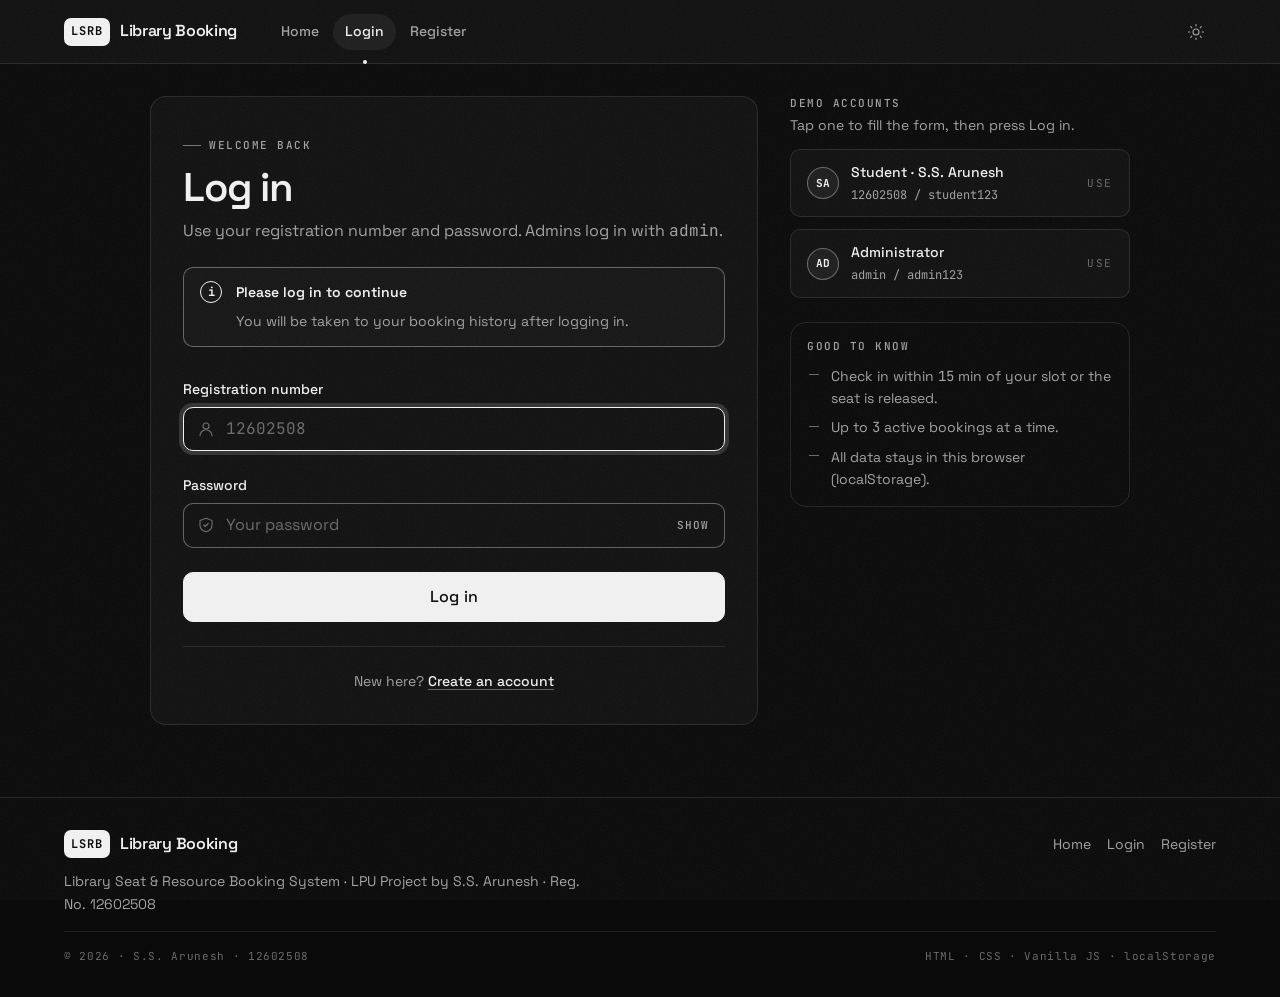
<file: student/history.html>
<!doctype html><html lang="en" data-theme="dark"><head><meta charset="utf-8"><meta name="viewport" content="width=device-width,initial-scale=1"><title>Booking History · LSRB</title><meta name="description" content="Library Seat & Resource Booking System"><script>try{document.documentElement.setAttribute('data-theme',localStorage.getItem('lsrb_theme')||'dark')}catch(e){}</script><link rel="preconnect" href="https://fonts.googleapis.com"><link rel="preconnect" href="https://fonts.gstatic.com" crossorigin><link rel="stylesheet" href="https://fonts.googleapis.com/css2?family=JetBrains+Mono:wght@400;500;700&family=Space+Grotesk:wght@400;500;600;700&display=swap"><link rel="stylesheet" href="../css/style.css"><link rel="stylesheet" href="../css/components.css"></head><body data-root="../" data-page="history" data-guard="student"><a class="skip-link" href="#main">Skip to content</a><div id="navbar-root"></div><main id="main" class="page"><div class="container"><div class="print-only hs-print-head"><p class="micro">Library Seat &amp; Resource Booking System · LPU</p><h1 id="hs-print-title">Booking history</h1><p id="hs-print-meta"></p></div><header class="page-header no-print"><div><span class="eyebrow">Your record</span><h1>Booking history</h1><p class="lead">Every seat and resource booking you have made, with live status. Cancel, check in or release upcoming ones from here.</p></div><div class="page-header__actions"><button type="button" class="btn btn--outline" id="hs-print"><span>Print</span></button></div></header><div class="stats-strip hs-stats" id="hs-stats"></div><section class="card hs-filters no-print" aria-label="Filter bookings"><div class="hs-filters__grid"><div class="field"><label class="field__label" for="hs-q">Search</label><div class="input-wrap" id="hs-q-wrap"><input class="input" id="hs-q" type="search" placeholder="Seat, room or booking ID" autocomplete="off"></div></div><div class="field"><label class="field__label" for="hs-status">Status</label> <select class="select" id="hs-status"><option value="all">All statuses</option><option value="active">Active (booked or checked in)</option><option value="booked">Booked</option><option value="checked-in">Checked in</option><option value="completed">Completed</option><option value="released">Released</option><option value="cancelled">Cancelled</option><option value="no-show">No-show</option></select></div><div class="field"><label class="field__label" for="hs-from">From</label> <input class="input mono" id="hs-from" type="date"></div><div class="field"><label class="field__label" for="hs-to">To</label> <input class="input mono" id="hs-to" type="date"></div></div><div class="hs-filters__row"><div class="chips" id="hs-types" role="group" aria-label="Booking type"><button type="button" class="chip chip--sm" data-type="all" aria-pressed="true">All types</button> <button type="button" class="chip chip--sm" data-type="seat" aria-pressed="false">Seats</button> <button type="button" class="chip chip--sm" data-type="resource" aria-pressed="false">Resources</button></div><p class="text-sm muted hs-count" id="hs-count" aria-live="polite"></p><button type="button" class="link-btn" id="hs-reset" hidden>Reset filters</button></div></section><div id="hs-results"><div class="table-wrap hs-table"><table class="table" id="hs-table"><thead><tr><th scope="col">Booking</th><th scope="col">Date</th><th scope="col">Slot</th><th scope="col">Status</th><th scope="col">Details</th><th scope="col" class="text-right no-print">Actions</th></tr></thead><tbody></tbody></table></div><ul class="hs-cards" role="list" id="hs-cards"></ul></div></div></main><div id="footer-root"></div><div id="toast-root" class="toast-root" aria-live="polite" aria-atomic="false"></div><dialog id="modal-root" class="modal"></dialog><script src="../js/storage.js"></script><script src="../js/auth.js"></script><script src="../js/notify.js"></script><script src="../js/booking.js"></script><script src="../js/timer.js"></script><script src="../js/ui.js"></script><script src="../js/app.js"></script><script src="../js/pages/history.js"></script></body></html>
</file>
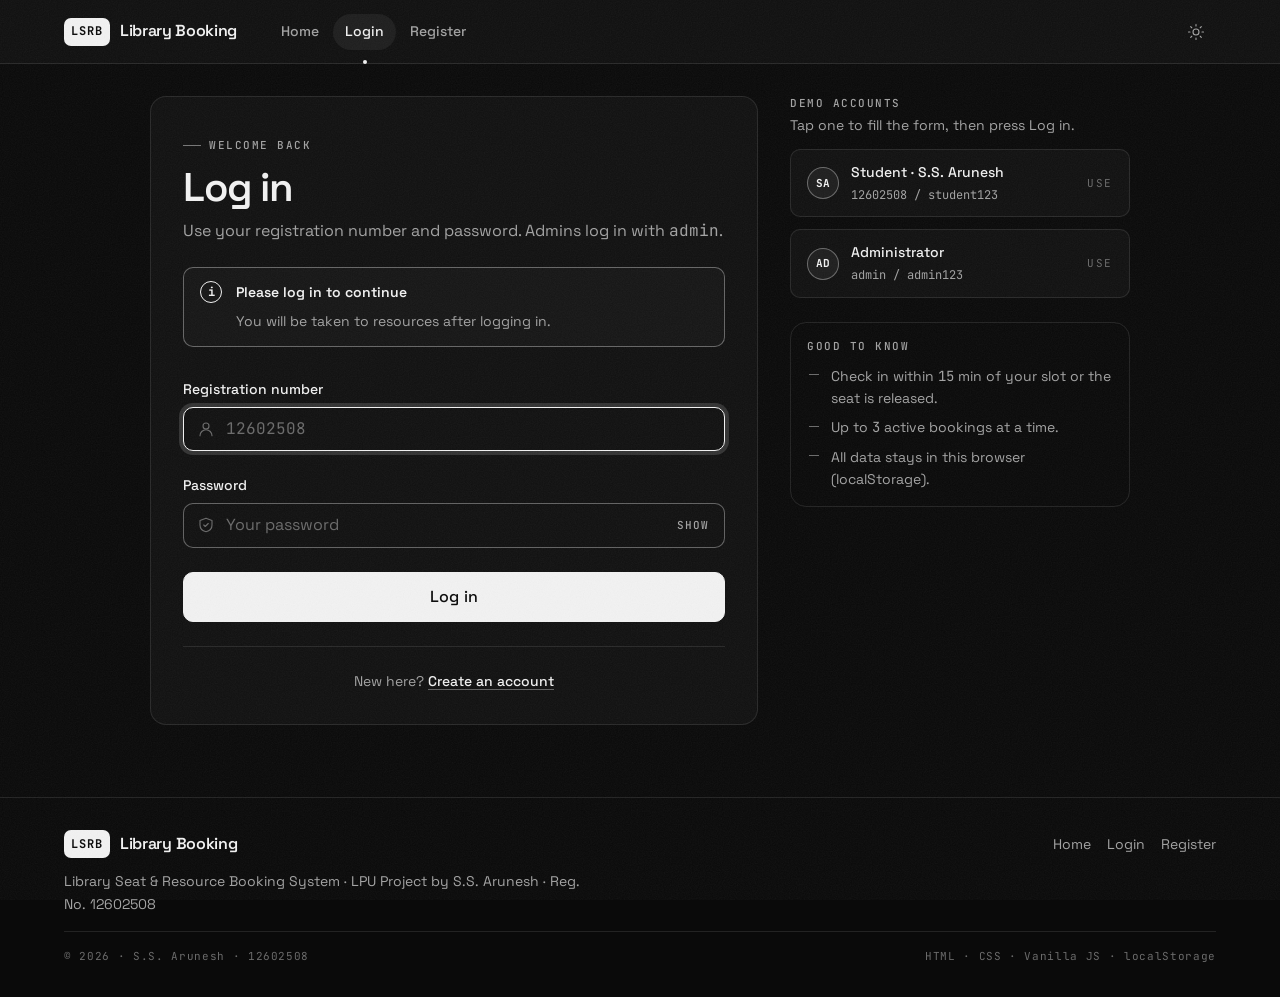
<file: student/resources.html>
<!doctype html><html lang="en" data-theme="dark"><head><meta charset="utf-8"><meta name="viewport" content="width=device-width,initial-scale=1"><title>Resources · LSRB</title><meta name="description" content="Library Seat & Resource Booking System"><script>try{document.documentElement.setAttribute('data-theme',localStorage.getItem('lsrb_theme')||'dark')}catch(e){}</script><link rel="preconnect" href="https://fonts.googleapis.com"><link rel="preconnect" href="https://fonts.gstatic.com" crossorigin><link rel="stylesheet" href="https://fonts.googleapis.com/css2?family=JetBrains+Mono:wght@400;500;700&family=Space+Grotesk:wght@400;500;600;700&display=swap"><link rel="stylesheet" href="../css/style.css"><link rel="stylesheet" href="../css/components.css"></head><body data-root="../" data-page="resources" data-guard="student"><a class="skip-link" href="#main">Skip to content</a><div id="navbar-root"></div><main id="main" class="page"><div class="container"><header class="page-header"><div><span class="eyebrow">Resource availability</span><h1>Rooms &amp; equipment</h1><p class="lead">Reserve a reading or discussion room, or borrow a laptop, projector or e-reader for a two-hour slot.</p></div><div class="page-header__actions"><a class="btn btn--outline btn--sm" href="seatmap.html">Need a desk? Seat map</a></div></header><section class="card rs-controls" aria-label="Filter resources"><div class="rs-controls__group"><p class="micro" id="rs-kind-label">Type</p><div class="chips" id="rs-kinds" role="group" aria-labelledby="rs-kind-label"></div></div><div class="rs-controls__group"><p class="micro" id="rs-date-label">Date</p><div class="chips chips--scroll" id="rs-dates" role="group" aria-labelledby="rs-date-label"></div></div></section><section class="rs-section" aria-labelledby="rs-matrix-title"><div class="rs-section__head"><div><h2 class="rs-section__title" id="rs-matrix-title">Availability by slot</h2><p class="text-sm muted" id="rs-matrix-sub"></p></div><div class="legend" id="rs-legend" aria-label="Legend"></div></div><div class="table-wrap"><table class="table matrix rs-matrix" id="rs-matrix"><thead></thead><tbody></tbody></table></div></section><section class="rs-section" aria-labelledby="rs-cards-title"><div class="rs-section__head"><h2 class="rs-section__title" id="rs-cards-title">All resources</h2></div><div class="grid grid--3" id="rs-cards"></div></section></div></main><div id="footer-root"></div><div id="toast-root" class="toast-root" aria-live="polite" aria-atomic="false"></div><dialog id="modal-root" class="modal"></dialog><script src="../js/storage.js"></script><script src="../js/auth.js"></script><script src="../js/notify.js"></script><script src="../js/booking.js"></script><script src="../js/timer.js"></script><script src="../js/ui.js"></script><script src="../js/app.js"></script><script src="../js/pages/resources.js"></script></body></html>
</file>
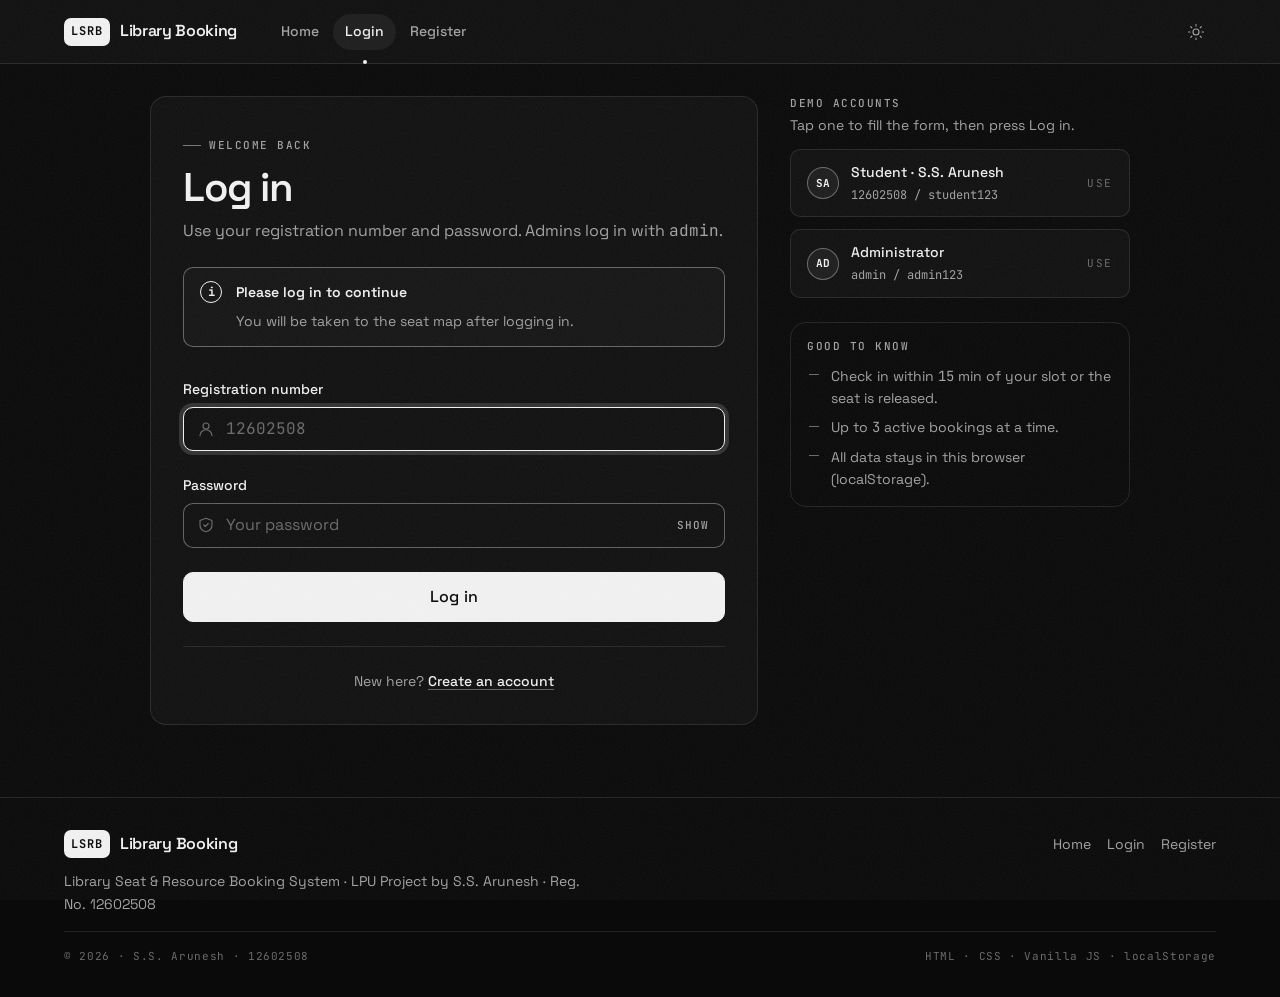
<file: student/seatmap.html>
<!doctype html><html lang="en" data-theme="dark"><head><meta charset="utf-8"><meta name="viewport" content="width=device-width,initial-scale=1"><title>Seat Map · LSRB</title><meta name="description" content="Library Seat & Resource Booking System"><script>try{document.documentElement.setAttribute('data-theme',localStorage.getItem('lsrb_theme')||'dark')}catch(e){}</script><link rel="preconnect" href="https://fonts.googleapis.com"><link rel="preconnect" href="https://fonts.gstatic.com" crossorigin><link rel="stylesheet" href="https://fonts.googleapis.com/css2?family=JetBrains+Mono:wght@400;500;700&family=Space+Grotesk:wght@400;500;600;700&display=swap"><link rel="stylesheet" href="../css/style.css"><link rel="stylesheet" href="../css/components.css"></head><body data-root="../" data-page="seatmap" data-guard="student"><a class="skip-link" href="#main">Skip to content</a><div id="navbar-root"></div><main id="main" class="page"><div class="container"><header class="page-header"><div><span class="eyebrow">Visual seat map</span><h1>Find your seat</h1><p class="lead">Pick a day, a two-hour slot and a zone. Outlined seats are free. Select one to see its details and book it.</p></div><div class="page-header__actions"><span class="pill sm-live"><span class="dot dot--live" aria-hidden="true"></span><span>Live</span><span class="mono" id="sm-clock">--:--</span></span> <button type="button" class="btn btn--outline btn--sm" id="sm-now">Jump to now</button></div></header><section class="card sm-controls" aria-label="Choose date, slot and zone"><div class="sm-controls__group"><p class="micro" id="sm-date-label">Date</p><div class="chips chips--scroll" id="sm-dates" role="group" aria-labelledby="sm-date-label"></div></div><div class="sm-controls__group"><p class="micro" id="sm-slot-label">Time slot</p><div class="chips sm-slots" id="sm-slots" role="group" aria-labelledby="sm-slot-label"></div></div><div class="sm-controls__row"><div class="field sm-search"><label class="field__label visually-hidden" for="sm-search">Find a seat</label><div class="input-wrap" id="sm-search-wrap"><input class="input input--sm" id="sm-search" type="search" placeholder="Find a seat, e.g. A03" autocomplete="off" spellcheck="false"></div></div><div class="chips" id="sm-features" role="group" aria-label="Filter by feature"></div><button type="button" class="link-btn" id="sm-clear-filters" hidden>Clear filters</button></div></section><div class="tabs sm-tabs" role="tablist" aria-label="Zones" id="sm-tabs"></div><div class="sm-toolbar"><div class="legend" id="sm-legend" aria-label="Seat legend"></div><p class="sm-summary mono" id="sm-summary" aria-live="polite"></p></div><div class="split sm-layout"><div class="seatmap sm-zones" id="sm-map" aria-describedby="sm-help"></div><aside class="panel split__sticky sm-panel" id="sm-panel" aria-label="Seat details" aria-live="polite"></aside></div><p class="sm-help text-xs faint" id="sm-help">Tip: use <span class="kbd">←</span> <span class="kbd">→</span> <span class="kbd">↑</span> <span class="kbd">↓</span> to move between seats, <span class="kbd">Enter</span> to select, <span class="kbd">Esc</span> to clear.</p></div></main><div id="footer-root"></div><div id="toast-root" class="toast-root" aria-live="polite" aria-atomic="false"></div><dialog id="modal-root" class="modal"></dialog><script src="../js/storage.js"></script><script src="../js/auth.js"></script><script src="../js/notify.js"></script><script src="../js/booking.js"></script><script src="../js/timer.js"></script><script src="../js/ui.js"></script><script src="../js/app.js"></script><script src="../js/pages/seatmap.js"></script></body></html>
</file>
<file: css/style.css>
@keyframes fade-up{0%{opacity:0;transform:translateY(8px)}to{opacity:1;transform:none}}@keyframes spin{to{transform:rotate(360deg)}}.theme-scope[data-theme=dark],:root{color-scheme:dark;--bg:#0a0a0a;--bg-elev:#111111;--surface:#161616;--surface-2:#1e1e1e;--glass:rgba(22, 22, 22, .62);--ink:#f2f2f2;--ink-inverse:#0a0a0a;--ink-muted:#a3a3a3;--ink-faint:#6b6b6b;--line:rgba(255, 255, 255, .10);--line-strong:rgba(255, 255, 255, .34);--seat-booked:#4a4a4a;--hatch:repeating-linear-gradient(45deg, var(--ink-faint) 0 1.5px, transparent 1.5px 7px);--glow:0 0 0 4px rgba(255, 255, 255, .14);--shadow:0 12px 40px rgba(0, 0, 0, .45);--blur:14px;--grain-opacity:.06;--pulse:rgba(255, 255, 255, .38);--dot:rgba(255, 255, 255, .22);--scrim:rgba(0, 0, 0, .62);--hover:rgba(255, 255, 255, .04)}.theme-scope[data-theme=light],:root[data-theme=light]{color-scheme:light;--bg:#fafafa;--bg-elev:#ffffff;--surface:#f2f2f2;--surface-2:#e9e9e9;--glass:rgba(255, 255, 255, .66);--ink:#0a0a0a;--ink-inverse:#fafafa;--ink-muted:#525252;--ink-faint:#8a8a8a;--line:rgba(0, 0, 0, .10);--line-strong:rgba(0, 0, 0, .38);--seat-booked:#bdbdbd;--hatch:repeating-linear-gradient(45deg, var(--ink-faint) 0 1.5px, transparent 1.5px 7px);--glow:0 0 0 4px rgba(0, 0, 0, .14);--shadow:0 12px 40px rgba(0, 0, 0, .10);--grain-opacity:.04;--pulse:rgba(0, 0, 0, .30);--dot:rgba(0, 0, 0, .20);--scrim:rgba(0, 0, 0, .34);--hover:rgba(0, 0, 0, .03)}:root{--font-ui:"Space Grotesk", system-ui, -apple-system, "Segoe UI", sans-serif;--font-mono:"JetBrains Mono", ui-monospace, "SFMono-Regular", Menlo, monospace;--fs-xs:.75rem;--fs-sm:.875rem;--fs-md:1rem;--fs-lg:1.25rem;--fs-xl:1.75rem;--fs-2xl:2.5rem;--fs-3xl:clamp(2.5rem, 6vw, 4.5rem);--tracking-micro:.14em;--space-1:4px;--space-2:8px;--space-3:12px;--space-4:16px;--space-5:24px;--space-6:32px;--space-7:48px;--space-8:72px;--radius-sm:6px;--radius-md:10px;--radius-lg:16px;--radius-pill:999px;--dur-fast:200ms;--dur:250ms;--dur-slow:300ms;--ease:cubic-bezier(.2, .7, .2, 1);--nav-h:64px;--seat-size:40px;--seat-gap:8px;--gutter:24px}@media (max-width:480px){:root{--seat-size:34px;--seat-gap:6px;--gutter:16px}}@media (prefers-reduced-motion:reduce){:root{--dur-fast:.01ms;--dur:.01ms;--dur-slow:.01ms}*,::after,::before{animation-duration:.01ms!important;animation-iteration-count:1!important;transition-duration:.01ms!important;scroll-behavior:auto!important}}*,::after,::before{box-sizing:border-box}html{-webkit-text-size-adjust:100%;text-size-adjust:100%;scroll-behavior:smooth;scroll-padding-top:calc(var(--nav-h) + var(--space-4))}blockquote,body,dd,dl,figure,h1,h2,h3,h4,h5,h6,ol,p,ul{margin:0}ol[role=list],ul[role=list]{list-style:none;padding:0}canvas,img,svg,video{display:block;max-width:100%}svg{flex-shrink:0}button,input,select,textarea{font:inherit;color:inherit;letter-spacing:inherit}button{cursor:pointer;background:0 0;border:0;padding:0}button:disabled{cursor:not-allowed}table{border-collapse:collapse;border-spacing:0}[hidden]{display:none!important}a,dialog{color:inherit}body{min-height:100vh;min-height:100dvh;display:flex;flex-direction:column;background:var(--bg);color:var(--ink);font-family:var(--font-ui);font-size:var(--fs-md);line-height:1.55;-webkit-font-smoothing:antialiased;-moz-osx-font-smoothing:grayscale;text-rendering:optimizeLegibility;overflow-x:clip}body::after{content:"";position:fixed;inset:0;z-index:9999;pointer-events:none;opacity:var(--grain-opacity);background-image:url("data:image/svg+xml;utf8,<svg xmlns='http://www.w3.org/2000/svg' width='180' height='180'><filter id='n'><feTurbulence type='fractalNoise' baseFrequency='.85' numOctaves='3' stitchTiles='stitch'/><feColorMatrix type='saturate' values='0'/></filter><rect width='100%' height='100%' filter='url(%23n)'/></svg>");background-size:180px 180px}h1,h2,h3,h4,h5,h6{font-weight:600;line-height:1.12;text-wrap:balance}h3,h4,h5,h6{letter-spacing:-.02em}h1{font-size:var(--fs-2xl);letter-spacing:-.035em}h2{font-size:var(--fs-xl);letter-spacing:-.03em}h3{font-size:var(--fs-lg)}h4{font-size:var(--fs-md)}h5,h6,small{font-size:var(--fs-sm)}p{text-wrap:pretty}b,strong{font-weight:600}a{text-decoration:underline;text-decoration-color:var(--line-strong);text-decoration-thickness:1px;text-underline-offset:.22em;transition:text-decoration-color var(--dur-fast) var(--ease),color var(--dur-fast) var(--ease)}a:hover{text-decoration-color:currentColor}code,kbd,pre,samp{font-family:var(--font-mono);font-size:.92em}hr{border:0;height:1px;background:var(--line);margin:var(--space-5)0}::selection{background:var(--ink);color:var(--ink-inverse)}:focus{outline:0}:focus-visible{outline:2px solid var(--ink);outline-offset:2px}*{scrollbar-width:thin;scrollbar-color:var(--line-strong) transparent}::-webkit-scrollbar{width:10px;height:10px}::-webkit-scrollbar-track{background:0 0}::-webkit-scrollbar-thumb{background:var(--line-strong);border-radius:999px;border:3px solid var(--bg)}html.theme-anim,html.theme-anim *,html.theme-anim ::after,html.theme-anim ::before{transition:background-color var(--dur) var(--ease),color var(--dur) var(--ease),border-color var(--dur) var(--ease),fill var(--dur) var(--ease),stroke var(--dur) var(--ease),box-shadow var(--dur) var(--ease)!important}html.modal-open{overflow:hidden}.skip-link{position:fixed;top:var(--space-3);left:var(--space-3);z-index:10000;padding:var(--space-2) var(--space-4);background:var(--ink);color:var(--ink-inverse);font-weight:600;font-size:var(--fs-sm);border-radius:var(--radius-md);text-decoration:none;transform:translateY(-160%);transition:transform var(--dur) var(--ease)}.skip-link:focus,.skip-link:focus-visible{transform:none}#navbar-root{position:sticky;top:0;z-index:100}.page{flex:1 0 auto;width:100%;padding-block:var(--space-6) var(--space-8)}.page--flush{padding-block:0}#footer-root{margin-top:auto}.container{width:100%;max-width:1200px;margin-inline:auto;padding-inline:var(--gutter)}.container--narrow{max-width:760px}.section{padding-block:var(--space-8)}.section--tight{padding-block:var(--space-6)}@media (max-width:640px){.section{padding-block:var(--space-7)}}.grid{display:grid;gap:var(--gap, var(--space-5));grid-template-columns:minmax(0,1fr)}.grid--2{grid-template-columns:repeat(2,minmax(0,1fr))}.grid--3{grid-template-columns:repeat(3,minmax(0,1fr))}.grid--4{grid-template-columns:repeat(4,minmax(0,1fr))}@media (max-width:960px){.grid--3,.grid--4{grid-template-columns:repeat(2,minmax(0,1fr))}}@media (max-width:680px){.grid--2,.grid--3{grid-template-columns:minmax(0,1fr)}.grid{gap:var(--gap, var(--space-4))}}@media (max-width:340px){.grid--4{grid-template-columns:minmax(0,1fr)}}.stack{display:flex;flex-direction:column;gap:var(--gap, var(--space-4))}.stack>*{min-width:0}.cluster{display:flex;flex-wrap:wrap;align-items:center;gap:var(--gap, var(--space-3))}.cluster--between{justify-content:space-between}.cluster--end{justify-content:flex-end}.cluster--start{align-items:flex-start}.split{display:grid;gap:var(--gap, var(--space-5));grid-template-columns:minmax(0,1fr) var(--split-side, 340px);align-items:start}.split--left{grid-template-columns:var(--split-side, 280px) minmax(0,1fr)}.split>*{min-width:0}.split__sticky{position:sticky;top:calc(var(--nav-h) + var(--space-4))}@media (max-width:960px){.split,.split--left{grid-template-columns:minmax(0,1fr)}.split__sticky{position:static}}.page-header{display:flex;flex-wrap:wrap;align-items:flex-end;justify-content:space-between;gap:var(--space-4) var(--space-5);margin-bottom:var(--space-6)}.page-header>:first-child{min-width:0;max-width:72ch}.page-header h1{margin-top:var(--space-2)}.page-header .lead{margin-top:var(--space-3)}.page-header__actions{display:flex;flex-wrap:wrap;gap:var(--space-2)}.eyebrow,.micro{font-family:var(--font-mono);font-size:.6875rem;font-weight:500;line-height:1.4;letter-spacing:var(--tracking-micro);text-transform:uppercase;color:var(--ink-muted)}.eyebrow{display:inline-flex;align-items:center;gap:var(--space-2)}.eyebrow::before{content:"";width:18px;height:1px;background:currentColor;opacity:.7}.display{font-size:var(--fs-3xl);font-weight:600;line-height:.98;letter-spacing:-.045em}.lead{font-size:var(--fs-lg);line-height:1.5;color:var(--ink-muted);max-width:62ch}@media (max-width:640px){h1{font-size:2rem}.lead{font-size:1.0625rem}}.mono{font-family:var(--font-mono);font-variant-numeric:tabular-nums;letter-spacing:0}.muted{color:var(--ink-muted)}.faint{color:var(--ink-faint)}.text-sm{font-size:var(--fs-sm)}.text-xs{font-size:var(--fs-xs)}.text-center{text-align:center}.text-right{text-align:right}.nowrap,.truncate{white-space:nowrap}.truncate{overflow:hidden;text-overflow:ellipsis}.hairline{border:1px solid var(--line)}.hairline-top{border-top:1px solid var(--line)}.hairline-bottom{border-bottom:1px solid var(--line)}.divider{border:0;height:1px;background:var(--line);margin-block:var(--space-5)}.visually-hidden{position:absolute!important;width:1px;height:1px;padding:0;margin:-1px;overflow:hidden;clip:rect(0 0 0 0);clip-path:inset(50%);white-space:nowrap;border:0}.print-only{display:none}.hero{position:relative;isolation:isolate;padding-block:clamp(56px,10vw,128px) clamp(48px,8vw,96px)}.hero--dots::after,.hero--dots::before{content:"";position:absolute;z-index:-1;pointer-events:none}.hero--dots::before{inset:0;background-image:radial-gradient(circle at center,var(--dot) 1px,transparent 1.5px);background-size:22px 22px;background-position:center top;-webkit-mask-image:radial-gradient(ellipse 70% 75%at 50% 35%,#000 25%,transparent 78%);mask-image:radial-gradient(ellipse 70% 75%at 50% 35%,#000 25%,transparent 78%)}.hero--dots::after{left:50%;top:8%;width:min(720px,90vw);height:360px;transform:translateX(-50%);background:radial-gradient(ellipse at center,var(--hover) 0%,transparent 70%);filter:blur(10px)}.ui-js [data-reveal]:not(.reveal-done){transition:opacity 600ms var(--ease),transform 600ms var(--ease);transition-delay:var(--reveal-delay, calc(var(--i, 0) * 70ms))}.ui-js [data-reveal]:not(.is-visible){opacity:0;transform:translate3d(0,16px,0)}@media (prefers-reduced-motion:reduce){.ui-js [data-reveal]:not(.is-visible){transform:none}}[data-roll]{font-variant-numeric:tabular-nums}.hover-lift{transition:transform var(--dur) var(--ease),box-shadow var(--dur) var(--ease),border-color var(--dur) var(--ease)}@media (hover:hover){.hover-lift:hover{transform:translateY(-3px);box-shadow:var(--shadow)}}@media print{:root,:root[data-theme=dark],:root[data-theme=light]{color-scheme:light;--bg:#ffffff;--bg-elev:#ffffff;--surface:#ffffff;--surface-2:#eeeeee;--glass:#ffffff;--ink:#000000;--ink-inverse:#ffffff;--ink-muted:#333333;--ink-faint:#666666;--line:#bbbbbb;--line-strong:#555555;--seat-booked:#bbbbbb;--glow:none;--shadow:none;--dot:transparent}@page{margin:14mm}body,html{background:#fff!important;color:#000!important}body{display:block;font-size:11pt}#footer-root,#navbar-root,.btn,.footer,.navbar,.no-print,.skip-link,.toast-root,body::after,dialog{display:none!important}.print-only{display:block!important}.page{padding:0}.container{max-width:none;padding:0}.ui-js [data-reveal],.ui-js [data-reveal]:not(.is-visible),[data-reveal]{opacity:1!important;transform:none!important;transition:none!important}.callout,.card,.stat,.table-wrap{box-shadow:none!important;backdrop-filter:none!important;break-inside:avoid}tr{break-inside:avoid}a{text-decoration:none}.hero{padding-block:0 12pt}.hero--dots::after,.hero--dots::before{display:none}}
</file>
<file: css/components.css>
@keyframes dot-live{0%{box-shadow:0 0 0 0 var(--pulse)}80%,to{box-shadow:0 0 0 7px transparent}}@keyframes toast-in{0%{opacity:0;transform:translateY(12px) scale(.98)}to{opacity:1;transform:none}}@keyframes toast-out{to{opacity:0;transform:translateX(16px)}}@keyframes toast-progress{0%{transform:scaleX(1)}to{transform:scaleX(0)}}@keyframes modal-in{0%{opacity:0;transform:translateY(14px) scale(.98)}to{opacity:1;transform:none}}@keyframes backdrop-in{0%{opacity:0}}@keyframes bell-ring{0%,to{transform:rotate(0)}20%{transform:rotate(14deg)}40%{transform:rotate(-12deg)}60%{transform:rotate(8deg)}80%{transform:rotate(-4deg)}}@keyframes count-pop{0%{transform:scale(.6)}60%{transform:scale(1.15)}to{transform:scale(1)}}@keyframes dropdown-in{0%{opacity:0;transform:translateY(-6px) scale(.98)}to{opacity:1;transform:none}}@keyframes blink{50%{opacity:.45}}@keyframes seat-pulse{0%{box-shadow:var(--glow),0 0 0 0 var(--pulse)}70%{box-shadow:var(--glow),0 0 0 10px transparent}to{box-shadow:var(--glow),0 0 0 0 transparent}}.icon{width:1.125em;height:1.125em;flex-shrink:0;vertical-align:-.18em}.btn{--btn-fg:var(--ink);position:relative;display:inline-flex;align-items:center;justify-content:center;gap:var(--space-2);min-height:40px;padding:0 18px;border:1px solid var(--line);border-radius:var(--radius-md);background:var(--surface);color:var(--btn-fg);font-family:var(--font-ui);font-size:var(--fs-sm);font-weight:500;line-height:1.2;letter-spacing:.005em;text-decoration:none;white-space:nowrap;user-select:none;-webkit-tap-highlight-color:transparent;transition:background-color var(--dur-fast) var(--ease),color var(--dur-fast) var(--ease),border-color var(--dur-fast) var(--ease),box-shadow var(--dur-fast) var(--ease),transform var(--dur-fast) var(--ease),opacity var(--dur-fast) var(--ease)}.btn:hover{border-color:var(--line-strong);background:var(--surface-2)}.btn:active{transform:translateY(1px) scale(.985)}.btn .icon{width:18px;height:18px}.btn:disabled,.btn[aria-disabled=true]{opacity:.42;cursor:not-allowed;pointer-events:none}.btn--primary,.btn--primary:hover{background:var(--ink);border-color:var(--ink)}.btn--primary{--btn-fg:var(--ink-inverse)}.btn--primary:hover{box-shadow:var(--glow);transform:translateY(-1px)}.btn--outline{background:0 0;border-color:var(--line-strong)}.btn--outline:hover{border-color:var(--ink);background:var(--hover)}.btn--ghost{background:0 0;border-color:transparent}.btn--ghost:hover{background:var(--surface);border-color:transparent}.btn--danger{background:0 0;border:1px dashed var(--ink-muted)}.btn--danger::before{content:"✕";font-family:var(--font-mono);font-size:.85em;font-weight:700}.btn--danger:hover{--btn-fg:var(--ink-inverse);background:var(--ink);border-style:solid;border-color:var(--ink)}.btn--sm{min-height:34px;padding:0 12px;font-size:var(--fs-xs);border-radius:var(--radius-sm)}.btn--sm .icon{width:16px;height:16px}.btn--lg{min-height:50px;padding:0 26px;font-size:var(--fs-md)}.btn--block{display:flex;width:100%}.btn--icon{width:40px;min-width:40px;padding:0}.btn--icon.btn--sm{width:34px;min-width:34px}@media (pointer:coarse){.btn--sm{min-height:40px}.btn--icon.btn--sm{width:40px;min-width:40px}}.btn.is-loading{color:transparent!important;pointer-events:none}.btn.is-loading:disabled{opacity:1}.btn.is-loading>*{visibility:hidden}.btn.is-loading::after,.spinner{border-right-color:transparent;border-radius:50%;animation:spin .7s linear infinite}.btn.is-loading::after{content:"";position:absolute;top:50%;left:50%;width:16px;height:16px;margin:-8px 0 0-8px;border:2px solid var(--btn-fg)}.spinner{display:inline-block;width:18px;height:18px;border:2px solid currentColor;vertical-align:middle}.link-btn{color:var(--ink-muted);font-size:var(--fs-sm);text-decoration:underline;text-decoration-color:var(--line-strong);text-underline-offset:.22em}.link-btn:hover{color:var(--ink);text-decoration-color:currentColor}.field{display:grid;gap:6px;min-width:0}.field__label{font-size:var(--fs-sm);font-weight:500;color:var(--ink)}.field__label .micro{margin-left:var(--space-1)}.field__error,.field__hint{font-size:var(--fs-xs);color:var(--ink-faint)}.field__error{display:flex;gap:6px;align-items:baseline;font-weight:500;color:var(--ink)}.field__error::before{content:"✕";font-family:var(--font-mono);font-weight:700}#ops-result:empty,.field__error:empty{display:none}.input,.select{min-height:44px}.input,.select,.textarea{display:block;width:100%;padding:10px 14px;background:var(--bg-elev);border:1px solid var(--line-strong);border-radius:var(--radius-md);color:var(--ink);font-size:var(--fs-md);line-height:1.4;transition:border-color var(--dur-fast) var(--ease),box-shadow var(--dur-fast) var(--ease),background-color var(--dur-fast) var(--ease)}.input::placeholder,.textarea::placeholder{color:var(--ink-faint);opacity:1}.input:hover,.select:hover,.textarea:hover{border-color:var(--ink-muted)}.input:focus,.input:focus-visible,.select:focus,.select:focus-visible,.textarea:focus,.textarea:focus-visible{outline:0;border-color:var(--ink);box-shadow:var(--glow)}.input:disabled,.select:disabled,.textarea:disabled{opacity:.5;cursor:not-allowed}.input[readonly]{background:var(--surface)}.input.mono,.input[type=number]{font-family:var(--font-mono)}.select{appearance:none;-webkit-appearance:none;padding-right:40px;background-image:url("data:image/svg+xml;utf8,<svg xmlns='http://www.w3.org/2000/svg' width='12' height='12' viewBox='0 0 24 24' fill='none' stroke='%23888888' stroke-width='2.4' stroke-linecap='round' stroke-linejoin='round'><path d='M6 9l6 6 6-6'/></svg>");background-repeat:no-repeat;background-position:right 14px center;background-size:12px;cursor:pointer}.select option{background:var(--bg-elev);color:var(--ink)}.textarea{min-height:112px;resize:vertical}.field.is-invalid .input,.field.is-invalid .select,.field.is-invalid .textarea,.input.is-invalid,.select.is-invalid,.textarea.is-invalid{border-style:dashed;border-color:var(--ink);border-width:1.5px}.input--sm{min-height:36px;padding:6px 12px;font-size:var(--fs-sm)}.input-wrap{position:relative}.input-wrap>.icon{position:absolute;left:14px;top:50%;transform:translateY(-50%);width:18px;height:18px;color:var(--ink-faint);pointer-events:none}.input-wrap>.icon~.input{padding-left:42px}.input-wrap--action>.input,.input-wrap:has(.password-toggle)>.input{padding-right:84px}.password-toggle{display:inline-flex;align-items:center;gap:6px;min-height:32px;padding:0 10px;border-radius:var(--radius-sm);font-family:var(--font-mono);font-size:.6875rem;font-weight:500;letter-spacing:.1em;text-transform:uppercase;color:var(--ink-muted);transition:color var(--dur-fast) var(--ease),background-color var(--dur-fast) var(--ease)}.password-toggle:hover{color:var(--ink);background:var(--surface)}.password-toggle .icon{width:16px;height:16px}.input-wrap>.password-toggle{position:absolute;right:6px;top:50%;transform:translateY(-50%)}.input-group{display:flex;align-items:stretch;min-width:0}.input-group>.input,.input-group>.input-wrap,.input-group>.select{flex:1 1 auto;min-width:0}.input-group>*{border-radius:0}.input-group>*+*{margin-left:-1px}.input-group>:first-child,.input-group>:first-child .input{border-top-left-radius:var(--radius-md);border-bottom-left-radius:var(--radius-md)}.input-group>:last-child,.input-group>:last-child .input{border-top-right-radius:var(--radius-md);border-bottom-right-radius:var(--radius-md)}.input-group>.btn{min-height:44px;position:relative}.input-group>:focus,.input-group>:focus-visible{position:relative;z-index:1}.checkbox,.input-group__addon{display:inline-flex;font-size:var(--fs-sm)}.input-group__addon{align-items:center;padding:0 14px;border:1px solid var(--line-strong);background:var(--surface);color:var(--ink-muted);font-family:var(--font-mono)}.checkbox{align-items:flex-start;gap:10px;min-height:24px;cursor:pointer;user-select:none}.checkbox input{appearance:none;-webkit-appearance:none;position:relative;flex-shrink:0;width:18px;height:18px;margin:1px 0 0;border:1px solid var(--line-strong);border-radius:5px;background:var(--bg-elev);cursor:pointer;transition:background-color var(--dur-fast) var(--ease),border-color var(--dur-fast) var(--ease)}.checkbox input[type=radio]{border-radius:50%}.checkbox input:hover{border-color:var(--ink)}.checkbox input:checked{background:var(--ink);border-color:var(--ink)}.checkbox input:checked::after{content:"";position:absolute;left:5px;top:1.5px;width:5px;height:10px;border:solid var(--ink-inverse);border-width:0 2px 2px 0;transform:rotate(45deg)}.checkbox input[type=radio]:checked::after{left:4px;top:4px;width:8px;height:8px;border:0;border-radius:50%;background:var(--ink-inverse);transform:none}.checkbox input:focus-visible{outline:2px solid var(--ink);outline-offset:2px}.checkbox input:disabled{opacity:.5;cursor:not-allowed}.strength{display:grid;grid-template-columns:repeat(4,1fr);gap:4px}.strength__seg{height:4px;border-radius:var(--radius-pill);background:var(--surface-2);transition:background-color var(--dur) var(--ease)}.strength__seg.is-on{background:var(--ink)}.card{position:relative;min-width:0;padding:var(--space-5);background:var(--bg-elev);border:1px solid var(--line);border-radius:var(--radius-lg)}@media (max-width:480px){.card{padding:20px}}.card--glass{background:var(--bg-elev)}@supports ((-webkit-backdrop-filter:blur(1px)) or (backdrop-filter:blur(1px))){.card--glass{background:var(--glass);-webkit-backdrop-filter:blur(var(--blur));backdrop-filter:blur(var(--blur))}}.card--flat{background:0 0}.card--tight{padding:var(--space-4)}.card--hover{transition:transform var(--dur) var(--ease),border-color var(--dur) var(--ease),box-shadow var(--dur) var(--ease),background-color var(--dur) var(--ease)}@media (hover:hover){.card--hover:hover{transform:translateY(-3px);border-color:var(--line-strong);box-shadow:var(--shadow)}}a.card{display:block;color:inherit;text-decoration:none}.card__header{display:flex;align-items:flex-start;justify-content:space-between;gap:var(--space-3);margin-bottom:var(--space-4)}.card__title{font-size:var(--fs-md);font-weight:600;letter-spacing:-.01em;line-height:1.3}.card__body{color:var(--ink-muted);font-size:var(--fs-sm)}.card__body>*+*{margin-top:var(--space-3)}.card__footer{display:flex;flex-wrap:wrap;align-items:center;gap:var(--space-2);margin-top:var(--space-5);padding-top:var(--space-4);border-top:1px solid var(--line)}.card__icon{display:inline-grid;place-items:center;width:44px;height:44px;border:1px solid var(--line-strong);border-radius:var(--radius-md);color:var(--ink);background:var(--surface)}.card__icon .icon{width:22px;height:22px}.card__index{font-family:var(--font-mono);font-size:var(--fs-xs);color:var(--ink-faint)}.stat{display:flex;flex-direction:column;gap:var(--space-2);min-width:0}.stat__label,.stat__value{font-family:var(--font-mono);font-weight:500}.stat__label{font-size:.6875rem;letter-spacing:var(--tracking-micro);text-transform:uppercase;color:var(--ink-muted)}.stat__value{font-size:var(--fs-2xl);line-height:1;letter-spacing:-.04em;font-variant-numeric:tabular-nums;color:var(--ink)}.stat__value small{font-size:.45em;letter-spacing:0;color:var(--ink-muted);margin-left:2px}.stat__meta{font-size:var(--fs-xs);color:var(--ink-faint)}@media (max-width:480px){.stat__value{font-size:2rem}}.stats-strip,.table-wrap{border:1px solid var(--line);border-radius:var(--radius-lg);background:var(--bg-elev)}.stats-strip{display:grid;grid-template-columns:repeat(auto-fit,minmax(150px,1fr));overflow:hidden}.stats-strip>.stat{padding:var(--space-5);border-right:1px solid var(--line);border-bottom:1px solid var(--line);margin:0-1px -1px 0}.table-wrap{width:100%;overflow-x:auto;-webkit-overflow-scrolling:touch}.table{width:100%;font-size:var(--fs-sm)}.table td,.table th{padding:14px 16px;text-align:left;vertical-align:middle;border-bottom:1px solid var(--line)}.table th{padding-block:12px;background:var(--surface);font-family:var(--font-mono);font-size:.6875rem;font-weight:500;letter-spacing:var(--tracking-micro);text-transform:uppercase;color:var(--ink-muted);white-space:nowrap}.table tbody tr:last-child td{border-bottom:0}.table tbody tr{transition:background-color var(--dur-fast) var(--ease)}.table tbody tr:hover{background:var(--hover)}.table .mono{font-size:.8125rem;white-space:nowrap}.table .text-right{text-align:right}.table .text-center{text-align:center}.table .num{text-align:right;font-family:var(--font-mono);font-variant-numeric:tabular-nums}.table--compact td,.table--compact th{padding:10px 12px}.table__actions{display:flex;justify-content:flex-end;gap:var(--space-2);white-space:nowrap}.table caption{caption-side:top;text-align:left;padding:var(--space-3) var(--space-4);color:var(--ink-muted);font-size:var(--fs-sm)}.tabs{display:flex;gap:var(--space-1);overflow-x:auto;scrollbar-width:none;border-bottom:1px solid var(--line)}.tabs::-webkit-scrollbar{display:none}.tab{position:relative;display:inline-flex;align-items:center;gap:var(--space-2);min-height:44px;padding:0 var(--space-4);color:var(--ink-muted);font-size:var(--fs-sm);font-weight:500;white-space:nowrap;transition:color var(--dur-fast) var(--ease)}.tab .icon{width:16px;height:16px}.tab::after{content:"";position:absolute;left:var(--space-3);right:var(--space-3);bottom:-1px;height:2px;background:var(--ink);transform:scaleX(0);transition:transform var(--dur) var(--ease)}.modal__body strong,.tab:hover,.tab[aria-selected=true]{color:var(--ink)}.tab[aria-selected=true]::after{transform:scaleX(1)}.tab:focus-visible{outline-offset:-2px;border-radius:var(--radius-sm)}.tab__count{font-family:var(--font-mono);font-size:.6875rem;padding:1px 6px;border-radius:var(--radius-pill);background:var(--surface-2);color:var(--ink-muted)}.tab-panel{padding-top:var(--space-5)}.tab-panel:focus-visible{outline-offset:4px}.chips{display:flex;flex-wrap:wrap;gap:var(--space-2)}.chips--scroll{flex-wrap:nowrap;overflow-x:auto;scrollbar-width:none;padding-bottom:2px;-webkit-mask-image:linear-gradient(90deg,#000 calc(100% - 28px),transparent);mask-image:linear-gradient(90deg,#000 calc(100% - 28px),transparent)}.chips--scroll::-webkit-scrollbar{display:none}.chips--scroll>.chip{flex-shrink:0}.chip{display:inline-flex;align-items:center;gap:var(--space-2);min-height:40px;padding:0 16px;border:1px solid var(--line-strong);border-radius:var(--radius-pill);background:0 0;color:var(--ink);font-size:var(--fs-sm);font-weight:500;white-space:nowrap;transition:background-color var(--dur-fast) var(--ease),color var(--dur-fast) var(--ease),border-color var(--dur-fast) var(--ease),transform var(--dur-fast) var(--ease)}.chip:hover{border-color:var(--ink);background:var(--hover)}a.chip{text-decoration:none}.chip:active{transform:scale(.97)}.chip.is-active,.chip[aria-pressed=true]{background:var(--ink);border-color:var(--ink);color:var(--ink-inverse)}.chip:disabled,.chip[aria-disabled=true]{opacity:.38;cursor:not-allowed;text-decoration:line-through;text-decoration-thickness:1px}.chip .icon{width:16px;height:16px}.chip__meta{font-family:var(--font-mono);font-size:.6875rem;font-weight:500;font-variant-numeric:tabular-nums;padding:2px 7px;border-radius:var(--radius-pill);background:var(--surface-2);color:var(--ink-muted)}.chip.is-active .chip__meta,.chip[aria-pressed=true] .chip__meta{background:var(--ink-inverse);color:var(--ink)}.chip--sm{min-height:32px;padding:0 12px;font-size:var(--fs-xs)}.badge{display:inline-flex;align-items:center;gap:6px;padding:3px 9px 3px 8px;border:1px solid var(--line-strong);border-radius:var(--radius-pill);background:0 0;color:var(--ink);font-family:var(--font-mono);font-size:.6875rem;font-weight:500;line-height:1.5;letter-spacing:.08em;text-transform:uppercase;white-space:nowrap;vertical-align:middle}.badge__icon{font-size:1.05em;line-height:1;font-weight:700}.badge--outline{border-color:var(--line-strong)}.badge--solid{background:var(--ink);border-color:var(--ink);color:var(--ink-inverse)}.badge--muted{background:var(--surface-2);border-color:transparent;color:var(--ink-muted)}.badge--dashed{border-style:dashed;border-color:var(--ink-faint);color:var(--ink-muted)}.badge--hatch{background:var(--hatch),var(--surface);border-color:var(--line-strong);color:var(--ink);font-weight:700}.kbd,.pill{background:var(--surface)}.pill{display:inline-flex;align-items:center;gap:6px;padding:4px 10px;border:1px solid var(--line);border-radius:var(--radius-pill);color:var(--ink-muted);font-size:var(--fs-xs);font-weight:500;white-space:nowrap}.pill .icon{width:14px;height:14px}.kbd{display:inline-block;min-width:1.6em;padding:1px 6px;border:1px solid var(--line-strong);border-bottom-width:2px;border-radius:5px;font-family:var(--font-mono);font-size:.75rem;line-height:1.5;text-align:center;color:var(--ink)}.avatar,.callout::before{place-items:center;border-radius:50%;font-family:var(--font-mono);font-weight:700}.avatar{display:inline-grid;flex-shrink:0;width:32px;height:32px;border:1px solid var(--line-strong);background:var(--surface-2);color:var(--ink);font-size:.6875rem;letter-spacing:.02em}.dot{display:inline-block;width:8px;height:8px;border-radius:50%;background:var(--ink)}.dot--live{animation:dot-live 1.8s var(--ease) infinite}.callout{position:relative;padding:14px 16px 14px 52px;border:1px solid var(--line-strong);border-radius:var(--radius-md);background:var(--surface);color:var(--ink);font-size:var(--fs-sm);line-height:1.5}.callout::before{content:"i";position:absolute;left:16px;top:13px;display:grid;width:22px;height:22px;border:1px solid var(--ink);font-size:.75rem;line-height:1}.callout__title{display:block;font-weight:600;margin-bottom:2px}.callout>*+*{margin-top:var(--space-2)}.callout p{color:var(--ink-muted)}.callout--success{border-left:3px solid var(--ink)}.callout--success::before{content:"✓";background:var(--ink);color:var(--ink-inverse)}.callout--error{border:1.5px dashed var(--ink);background:0 0}.callout--error::before{content:"✕";border-style:dashed}.callout--warning{padding-left:60px;background:var(--hatch) left top/10px 100%no-repeat,var(--surface)}.callout--warning::before{content:"!";left:24px;background:var(--bg-elev)}.callout--info::before{content:"i"}.toast-root{position:fixed;right:var(--space-5);bottom:var(--space-5);z-index:300;display:flex;flex-direction:column;align-items:stretch;gap:var(--space-2);width:min(380px,calc(100vw - 2*var(--space-5)));pointer-events:none}@media (max-width:600px){.toast-root{left:0;right:0;bottom:0;width:100%;padding:var(--space-3);padding-bottom:max(var(--space-3),env(safe-area-inset-bottom))}}.toast{position:relative;display:grid;grid-template-columns:auto minmax(0,1fr) auto;align-items:start;gap:var(--space-3);padding:14px 10px 16px 14px;overflow:hidden;border:1px solid var(--line-strong);border-radius:var(--radius-md);background:var(--bg-elev);box-shadow:var(--shadow);color:var(--ink);pointer-events:auto;animation:toast-in var(--dur-slow) var(--ease) both}.toast.is-leaving{animation:toast-out var(--dur-fast) var(--ease) both}.toast__icon{display:grid;place-items:center;width:24px;height:24px;margin-top:1px;border-radius:50%;border:1px solid var(--ink);font-family:var(--font-mono);font-size:.75rem;font-weight:700;line-height:1}.toast__content{min-width:0;padding-top:2px}.toast__title{font-family:var(--font-mono);font-size:.6875rem;font-weight:500;letter-spacing:var(--tracking-micro);text-transform:uppercase;color:var(--ink-muted);margin-bottom:2px}.toast__msg{font-size:var(--fs-sm);line-height:1.45;overflow-wrap:anywhere}.toast__close{display:grid;place-items:center;width:28px;height:28px;margin:-2px 0 0;border-radius:var(--radius-sm);color:var(--ink-muted);transition:color var(--dur-fast) var(--ease),background-color var(--dur-fast) var(--ease)}.toast__close:hover{color:var(--ink);background:var(--surface-2)}.toast__close .icon{width:16px;height:16px}.toast__progress{position:absolute;left:0;bottom:0;height:2px;width:100%;background:var(--ink);transform-origin:left center;animation:toast-progress linear forwards}.toast.is-paused .toast__progress{animation-play-state:paused}.toast--success .toast__icon{background:var(--ink);color:var(--ink-inverse)}.toast--error{border-color:var(--ink)}.toast--error,.toast--error .toast__icon{border-style:dashed}.toast--warning .toast__icon{background:var(--hatch),var(--bg-elev)}.modal{width:min(560px,calc(100vw - 32px));max-width:none;max-height:calc(100vh - 48px);max-height:calc(100dvh - 48px);padding:0;margin:auto;border:1px solid var(--line-strong);border-radius:var(--radius-lg);background:var(--bg-elev);color:var(--ink);box-shadow:0 30px 80px rgba(0,0,0,.5);overflow:hidden}.modal[open]{display:flex;flex-direction:column;animation:modal-in var(--dur-slow) var(--ease) both}.modal::backdrop{background:rgba(0,0,0,.55);-webkit-backdrop-filter:blur(6px);backdrop-filter:blur(6px);animation:backdrop-in var(--dur-slow) var(--ease) both}.modal--sm{width:min(420px,calc(100vw - 32px))}.modal--md{width:min(560px,calc(100vw - 32px))}.modal--lg{width:min(860px,calc(100vw - 32px))}.modal__inner{display:flex;flex-direction:column;min-height:0;max-height:inherit;flex:1 1 auto}.modal__header{display:flex;align-items:center;justify-content:space-between;gap:var(--space-3);padding:16px 16px 16px 24px;border-bottom:1px solid var(--line);flex-shrink:0}.modal__title{font-size:var(--fs-lg);font-weight:600;letter-spacing:-.02em;line-height:1.25;min-width:0}.modal__close{flex-shrink:0}.modal__body{padding:var(--space-5);overflow-y:auto;min-height:0;flex:1 1 auto;font-size:var(--fs-sm);color:var(--ink-muted)}.modal__body>*+*{margin-top:var(--space-4)}.modal__message{font-size:var(--fs-md);color:var(--ink);line-height:1.5}.modal__footer{display:flex;flex-wrap:wrap;justify-content:flex-end;gap:var(--space-2);padding:16px 24px;border-top:1px solid var(--line);background:var(--surface);flex-shrink:0}@media (max-width:480px){.modal,.modal--lg,.modal--md,.modal--sm{width:calc(100vw - 16px);max-height:calc(100dvh - 16px)}.modal__header{padding-left:20px}.modal__body{padding:20px}.modal__footer{padding:14px 16px}.modal__footer>.btn{flex:1 1 auto}}.kv{display:grid;grid-template-columns:max-content minmax(0,1fr);gap:10px var(--space-5);align-items:baseline;font-size:var(--fs-sm)}.kv dt{font-family:var(--font-mono);font-size:.6875rem;letter-spacing:var(--tracking-micro);text-transform:uppercase;color:var(--ink-faint)}.kv dd{color:var(--ink);min-width:0;overflow-wrap:anywhere}.navbar{position:relative;height:var(--nav-h);border-bottom:1px solid var(--line);background:var(--bg-elev)}@supports ((-webkit-backdrop-filter:blur(1px)) or (backdrop-filter:blur(1px))){.navbar{background:var(--glass);-webkit-backdrop-filter:blur(var(--blur)) saturate(1.2);backdrop-filter:blur(var(--blur)) saturate(1.2)}}.navbar__inner{display:flex;align-items:center;gap:var(--space-4);height:100%}.brand{display:inline-flex;align-items:center;gap:10px;flex-shrink:0;color:var(--ink);text-decoration:none;font-weight:600;letter-spacing:-.02em}.brand__mark{display:inline-grid;place-items:center;height:28px;padding:0 7px;border-radius:7px;background:var(--ink);color:var(--ink-inverse);font-family:var(--font-mono);font-size:.75rem;font-weight:700;letter-spacing:.08em}.brand__text{font-size:var(--fs-md);white-space:nowrap}.brand:hover .brand__mark{box-shadow:var(--glow)}.brand__mark{transition:box-shadow var(--dur) var(--ease)}.navbar__links,.navbar__nav{display:flex;align-items:center}.navbar__nav{flex:1 1 auto;min-width:0;margin-left:var(--space-4)}.navbar__links{gap:2px;margin:0;padding:0;list-style:none}.navbar__link{position:relative;display:inline-flex;align-items:center;gap:10px;min-height:36px;padding:0 12px;border-radius:var(--radius-pill);color:var(--ink-muted);font-size:var(--fs-sm);font-weight:500;text-decoration:none;white-space:nowrap;transition:color var(--dur-fast) var(--ease),background-color var(--dur-fast) var(--ease)}.navbar__link .icon{display:none;width:18px;height:18px}.navbar__link:hover{color:var(--ink);background:var(--surface)}.navbar__link[aria-current=page]{color:var(--ink);background:var(--surface-2)}.navbar__link[aria-current=page]::after{content:"";position:absolute;left:50%;bottom:-14px;width:4px;height:4px;margin-left:-2px;border-radius:50%;background:var(--ink)}.navbar__panel-user{display:none}.navbar__actions{display:flex;align-items:center;gap:6px;margin-left:auto;flex-shrink:0}.navbar__actions .btn--icon{color:var(--ink-muted)}.navbar__actions .btn--icon:hover,.navbar__actions .btn--icon[aria-expanded=true]{color:var(--ink)}.theme-toggle .icon{transition:transform var(--dur-slow) var(--ease)}.theme-toggle:hover .icon{transform:rotate(-20deg)}.user-chip{display:inline-flex;align-items:center;gap:10px;padding:3px 12px 3px 3px;margin-left:var(--space-1);border:1px solid var(--line);border-radius:var(--radius-pill);min-width:0}.user-chip .avatar{width:30px;height:30px}.user-chip__text{display:flex;flex-direction:column;line-height:1.15;min-width:0}.user-chip__name{font-size:var(--fs-sm);font-weight:500;max-width:150px;overflow:hidden;text-overflow:ellipsis;white-space:nowrap}.user-chip__role{font-family:var(--font-mono);font-size:.625rem;letter-spacing:var(--tracking-micro);text-transform:uppercase;color:var(--ink-faint)}.nav-toggle,.nav-toggle .icon--close,.navbar.is-open .nav-toggle .icon--menu{display:none}.navbar.is-open .nav-toggle .icon--close{display:block}@media (max-width:1040px){.logout-btn .btn__label,.user-chip__text{display:none}.user-chip{padding:3px}.logout-btn{width:40px;min-width:40px;padding:0}}@media (max-width:859.98px){.nav-toggle{display:inline-flex}.user-chip{display:none}.navbar__links,.navbar__nav{flex-direction:column;align-items:stretch}.navbar__nav{position:absolute;top:100%;left:0;right:0;margin:0;gap:var(--space-3);padding:var(--space-3) var(--gutter) var(--space-5);border-bottom:1px solid var(--line);background:var(--bg-elev);box-shadow:var(--shadow);opacity:0;visibility:hidden;transform:translateY(-8px);transition:opacity var(--dur) var(--ease),transform var(--dur) var(--ease),visibility 0s linear var(--dur);max-height:calc(100vh - var(--nav-h));max-height:calc(100dvh - var(--nav-h));overflow-y:auto}.navbar.is-open .navbar__nav{opacity:1;visibility:visible;transform:none;transition:opacity var(--dur) var(--ease),transform var(--dur) var(--ease),visibility 0s}.navbar__links{gap:2px}.navbar__link{min-height:48px;padding:0 14px;border-radius:var(--radius-md);font-size:var(--fs-md)}.navbar__link .icon{display:block}.navbar__link[aria-current=page]::after{left:auto;right:16px;bottom:auto;top:50%;margin:-3px 0 0;width:6px;height:6px}.navbar__panel-user{display:flex;align-items:center;gap:var(--space-3);padding:var(--space-3) 14px 0;border-top:1px solid var(--line)}.navbar__panel-user .avatar{width:36px;height:36px}.navbar__panel-user .user-chip__text{display:flex}.navbar__panel-user .user-chip__name{max-width:none}}@media (max-width:420px){.brand__text{display:none}.navbar__actions{gap:2px}}.bell,.bell-wrap{position:relative}.bell__count{position:absolute;top:3px;right:2px;display:grid;place-items:center;min-width:18px;height:18px;padding:0 4px;border:2px solid var(--bg);border-radius:var(--radius-pill);background:var(--ink);color:var(--ink-inverse);font-family:var(--font-mono);font-size:.625rem;font-weight:700;line-height:1;font-variant-numeric:tabular-nums}.bell.is-bumped .icon{animation:bell-ring .6s var(--ease)}.bell.is-bumped .bell__count{animation:count-pop .4s var(--ease)}.notif-dropdown{position:absolute;top:calc(100% + 12px);right:-8px;z-index:120;width:372px;max-width:calc(100vw - 24px);border:1px solid var(--line-strong);border-radius:var(--radius-lg);background:var(--bg-elev);box-shadow:var(--shadow);overflow:hidden;animation:dropdown-in var(--dur) var(--ease) both;transform-origin:top right}@media (max-width:480px){.notif-dropdown{position:fixed;top:calc(var(--nav-h) + 8px);left:8px;right:8px;width:auto;max-width:none}}.notif-dropdown__header{display:flex;align-items:center;justify-content:space-between;gap:var(--space-3);padding:12px 16px;border-bottom:1px solid var(--line)}.notif-dropdown__title{display:flex;align-items:center;gap:var(--space-2)}.notif-dropdown__action{font-size:var(--fs-xs);font-weight:500;color:var(--ink-muted);padding:6px 8px;margin:-6px -8px;border-radius:var(--radius-sm)}.notif-dropdown__action:hover{color:var(--ink);background:var(--surface)}.notif-dropdown__list{max-height:min(400px,calc(100dvh - 200px));overflow-y:auto;margin:0;padding:0;list-style:none}.notif-dropdown__footer,.notif-dropdown__list>li+li{border-top:1px solid var(--line)}.notif-dropdown__footer{display:flex;align-items:center;justify-content:center;gap:var(--space-2);min-height:46px;font-size:var(--fs-sm);font-weight:500;text-decoration:none;color:var(--ink);background:var(--surface);transition:background-color var(--dur-fast) var(--ease)}.notif-dropdown__footer:hover{background:var(--surface-2)}.notif-dropdown__footer .icon{width:16px;height:16px;transition:transform var(--dur) var(--ease)}.notif-dropdown__footer:hover .icon{transform:translateX(3px)}.footer__links a,.notif-item{color:var(--ink-muted);text-decoration:none}.notif-item{position:relative;display:grid;grid-template-columns:auto minmax(0,1fr) auto;align-items:start;gap:var(--space-3);width:100%;padding:14px 16px;text-align:left;transition:background-color var(--dur-fast) var(--ease)}.notif-item.is-clickable:hover,a.notif-item:hover,button.notif-item:hover{background:var(--hover)}.notif-item__icon{display:grid;place-items:center;width:26px;height:26px;border-radius:50%;border:1px solid var(--line-strong);font-family:var(--font-mono);font-size:.6875rem;font-weight:700;color:var(--ink)}.notif-item__icon--success{background:var(--ink);border-color:var(--ink);color:var(--ink-inverse)}.notif-item__icon--error{border-style:dashed;border-color:var(--ink)}.notif-item__icon--warning{background:var(--hatch),var(--surface)}.notif-item__body{display:grid;gap:3px;min-width:0}.notif-item__msg{font-size:var(--fs-sm);line-height:1.45;overflow-wrap:anywhere}.notif-item__time{font-family:var(--font-mono);font-size:.6875rem;color:var(--ink-faint)}.notif-item__dot{width:8px;height:8px;margin-top:8px;border-radius:50%;border:1px solid var(--line-strong)}.footer__links a:hover,.notif-item.is-unread{color:var(--ink)}.notif-item.is-unread .notif-item__msg{font-weight:500}.notif-item.is-unread .notif-item__dot{background:var(--ink);border-color:var(--ink)}.notif-item__actions{display:flex;gap:var(--space-1);align-items:center}.notif-list{margin:0;padding:0;list-style:none;border:1px solid var(--line);border-radius:var(--radius-lg);background:var(--bg-elev);overflow:hidden}.footer,.notif-list>.notif-item+.notif-item,.notif-list>li+li{border-top:1px solid var(--line)}.notif-list .notif-item{padding:16px 20px}.notif-list .notif-item.is-unread{background:var(--hover)}.footer{padding-block:var(--space-6);font-size:var(--fs-sm);color:var(--ink-muted)}.footer__inner{display:grid;grid-template-columns:minmax(0,1fr) auto;gap:var(--space-4) var(--space-6);align-items:start}.footer__brand{display:grid;gap:var(--space-3);min-width:0}.footer__credit{max-width:60ch;line-height:1.6}.footer__links,.footer__meta{display:flex;flex-wrap:wrap;gap:var(--space-1) var(--space-4);justify-content:flex-end}.footer__links a{padding:4px 0}.footer__meta{grid-column:1/-1;justify-content:space-between;gap:var(--space-2) var(--space-4);padding-top:var(--space-4);border-top:1px solid var(--line);font-family:var(--font-mono);font-size:.6875rem;letter-spacing:.06em;color:var(--ink-faint)}@media (max-width:720px){.footer__inner{grid-template-columns:minmax(0,1fr)}.footer__links{justify-content:flex-start}}.empty{display:flex;flex-direction:column;align-items:center;gap:var(--space-2);padding:var(--space-7) var(--space-5);text-align:center}.empty__icon{display:grid;place-items:center;width:56px;height:56px;margin-bottom:var(--space-2);border:1px dashed var(--line-strong);border-radius:50%;color:var(--ink-muted);font-family:var(--font-mono);font-size:var(--fs-lg)}.empty__icon .icon{width:24px;height:24px}.empty__title{font-size:var(--fs-lg);font-weight:600;letter-spacing:-.02em}.empty__text{max-width:44ch;color:var(--ink-muted);font-size:var(--fs-sm)}.empty .btn{margin-top:var(--space-3)}.empty--sm{padding:var(--space-6) var(--space-4)}.empty--sm .empty__icon{width:44px;height:44px}.empty--sm .empty__title{font-size:var(--fs-md)}.countdown{display:block;font-family:var(--font-mono);font-size:clamp(2.25rem,7vw,3.75rem);font-weight:500;line-height:1;letter-spacing:-.04em;font-variant-numeric:tabular-nums;color:var(--ink)}.countdown--sm{font-size:var(--fs-xl);letter-spacing:-.02em}.countdown__label{display:block;margin-top:var(--space-2);font-family:var(--font-mono);font-size:.6875rem;font-weight:500;letter-spacing:var(--tracking-micro);text-transform:uppercase;color:var(--ink-muted)}.countdown.is-urgent{animation:blink 1s steps(2,start) infinite}.meter{position:relative;width:100%;height:8px;border-radius:var(--radius-pill);background:var(--surface-2);box-shadow:inset 0 0 0 1px var(--line);overflow:hidden}.meter__fill{display:block;height:100%;width:var(--value, 0%);max-width:100%;border-radius:inherit;background:var(--ink);transition:width 900ms var(--ease)}.meter--hatch .meter__fill{background:repeating-linear-gradient(45deg,var(--ink)0 2px,transparent 2px 6px);box-shadow:inset 0 0 0 1px var(--ink)}.meter--lg{height:12px}.meter--sm{height:4px}.meter-row{display:grid;gap:var(--space-2)}.meter-row__head{display:flex;align-items:baseline;justify-content:space-between;gap:var(--space-3);font-size:var(--fs-sm)}.meter-row__value{font-family:var(--font-mono);font-size:var(--fs-xs);color:var(--ink-muted);font-variant-numeric:tabular-nums}.bar,.bars{display:grid}.bars{grid-auto-flow:column;grid-auto-columns:minmax(0,1fr);gap:var(--space-2);align-items:end;height:var(--bars-h, 180px)}.bar{grid-template-rows:auto minmax(0,1fr) auto;justify-items:center;gap:6px;height:100%;min-width:0}.bar__value{font-family:var(--font-mono);font-size:.6875rem;color:var(--ink);font-variant-numeric:tabular-nums}.bar__track{display:flex;align-items:flex-end;width:100%;max-width:48px;height:100%;border-radius:var(--radius-sm);background:var(--surface);box-shadow:inset 0 0 0 1px var(--line);overflow:hidden}.bar__fill{width:100%;height:var(--value, 0%);min-height:2px;background:var(--ink);border-radius:var(--radius-sm) var(--radius-sm)0 0;transition:height 900ms var(--ease)}.bar__label,.seat{font-family:var(--font-mono);font-size:.625rem}.bar__label{color:var(--ink-faint);white-space:nowrap}.bar.is-current .bar__fill{background:repeating-linear-gradient(45deg,var(--ink)0 2px,transparent 2px 5px);box-shadow:inset 0 0 0 1px var(--ink)}.bar.is-current .bar__label{color:var(--ink);font-weight:700}.seat{--seat-fg:var(--ink);position:relative;display:inline-grid;place-items:center;flex-shrink:0;width:var(--seat-size);height:var(--seat-size);padding:0;border:1px solid var(--line-strong);border-radius:var(--radius-sm);background:0 0;color:var(--seat-fg);font-weight:500;line-height:1;letter-spacing:0;font-variant-numeric:tabular-nums;user-select:none;-webkit-tap-highlight-color:transparent;transition:transform var(--dur-fast) var(--ease),background-color var(--dur-fast) var(--ease),border-color var(--dur-fast) var(--ease),box-shadow var(--dur-fast) var(--ease),opacity var(--dur-fast) var(--ease)}@media (max-width:480px){.seat{font-size:.5625rem}}.seat:focus-visible{outline:2px solid var(--ink);outline-offset:2px;z-index:2}.seat--available{background:0 0;border-color:var(--line-strong)}@media (hover:hover){.seat--available:not(:disabled):hover{border-color:var(--ink);background:var(--surface-2);transform:translateY(-2px)}}.seat--booked{--seat-fg:var(--ink-muted);background:var(--seat-booked);border-color:var(--seat-booked);cursor:not-allowed}.seat--mine{--seat-fg:var(--ink-inverse);background:var(--ink);border-color:var(--ink);font-weight:700;box-shadow:var(--glow);animation:seat-pulse 2.4s var(--ease) infinite}.seat--maintenance{--seat-fg:var(--ink-faint);background:var(--hatch),var(--surface);border-color:var(--line);border-style:dashed;cursor:not-allowed}.seat.is-selected,.seat[aria-pressed=true]{outline:2px solid var(--ink);outline-offset:2px;transform:scale(1.12);z-index:1}.seat--available.is-selected,.seat--available[aria-pressed=true]{background:var(--surface-2);border-color:var(--ink)}.seat--past,.seat:disabled.seat--past{opacity:.32;cursor:not-allowed;animation:none}.seat--past:hover{transform:none}.seat--pc{align-content:end;padding-bottom:5px}.seat--pc::after,.seat--pc::before{content:"";position:absolute;left:50%;opacity:.9}.seat--pc::before{top:6px;width:14px;height:9px;margin-left:-7px;border:1.5px solid currentColor;border-radius:2px}.seat--pc::after{top:16px;width:6px;height:1.5px;margin-left:-3px;background:currentColor}@media (max-width:480px){.seat--pc{padding-bottom:3px}.seat--pc::before{top:5px;width:12px;height:8px;margin-left:-6px}.seat--pc::after{top:14px}}.seatmap{display:grid;gap:var(--space-5)}.seatmap__zone{min-width:0;padding:var(--space-5);border:1px solid var(--line);border-radius:var(--radius-lg);background:var(--bg-elev)}@media (max-width:480px){.seatmap__zone{padding:var(--space-4)}}.seatmap__header{display:flex;flex-wrap:wrap;align-items:baseline;justify-content:space-between;gap:var(--space-2) var(--space-4);margin-bottom:var(--space-5)}.seatmap__title{font-size:var(--fs-md);font-weight:600;letter-spacing:-.01em}.seatmap__meta{font-family:var(--font-mono);font-size:var(--fs-xs);color:var(--ink-muted);font-variant-numeric:tabular-nums}.seatmap__grid,.seatmap__row{display:flex;gap:var(--seat-gap)}.seatmap__grid{flex-direction:column;overflow-x:auto;padding:8px 4px;margin:-8px -4px}.seatmap__row{align-items:center;width:max-content;margin-inline:auto}.seatmap__rowlabel{width:16px;font-family:var(--font-mono);font-size:.6875rem;font-weight:500;color:var(--ink-faint);text-align:center;flex-shrink:0}.seatmap__aisle{position:relative;align-self:stretch;width:calc(var(--seat-size)*.5);flex-shrink:0}.seatmap__aisle::before{content:"";position:absolute;top:-4px;bottom:-4px;left:50%;border-left:1px dashed var(--line)}.legend,.seatmap__front{display:flex;align-items:center}.seatmap__front{gap:var(--space-3);margin-top:var(--space-4);font-family:var(--font-mono);font-size:.625rem;letter-spacing:var(--tracking-micro);text-transform:uppercase;color:var(--ink-faint)}.seatmap__front::after,.seatmap__front::before{content:"";flex:1;height:1px;background:var(--line)}.legend{flex-wrap:wrap;gap:var(--space-3) var(--space-5);font-size:var(--fs-sm);color:var(--ink-muted)}.legend__item{display:inline-flex;align-items:center;gap:var(--space-2);white-space:nowrap}.legend__swatch.seat{width:18px;height:18px;border-radius:5px;pointer-events:none;animation:none;font-size:0}.legend__swatch.seat--mine{box-shadow:var(--glow)}.legend__swatch.seat.is-selected{transform:none;outline-offset:2px}.home-live__head .eyebrow::before,.legend__swatch.seat--pc::after,.legend__swatch.seat--pc::before{display:none}.slot-cell.seat{width:100%;min-width:56px;height:38px;font-size:.6875rem}.slot-cell.seat.is-selected,.slot-cell.seat[aria-pressed=true]{transform:scale(1.04)}.matrix td,.matrix th{padding:6px;text-align:center}.matrix td:first-child,.matrix th:first-child{text-align:left;padding-left:16px;min-width:160px}.features{display:flex;flex-wrap:wrap;gap:6px}.panel{padding:var(--space-5);border:1px solid var(--line);border-radius:var(--radius-lg);background:var(--bg-elev)}.panel__id,.step::before{font-family:var(--font-mono)}.panel__id{font-size:var(--fs-2xl);font-weight:500;letter-spacing:-.04em;line-height:1}.steps{display:grid;grid-template-columns:repeat(auto-fit,minmax(220px,1fr));gap:var(--space-4);counter-reset:step;margin:0;padding:0;list-style:none}.step{position:relative;padding:var(--space-5);border-top:1px solid var(--line-strong);counter-increment:step}.step::before{content:counter(step,decimal-leading-zero);display:block;margin-bottom:var(--space-4);font-size:var(--fs-xs);letter-spacing:var(--tracking-micro);color:var(--ink-faint)}.step__title{font-size:var(--fs-md);font-weight:600;margin-bottom:var(--space-2)}.step__text{font-size:var(--fs-sm);color:var(--ink-muted)}.sg-nav{position:sticky;top:var(--nav-h);z-index:50;margin-bottom:var(--space-6);padding-block:var(--space-3);background:var(--bg);border-bottom:1px solid var(--line)}.sg-section{scroll-margin-top:calc(var(--nav-h) + 80px)}.sg-section+.sg-section{margin-top:var(--space-8)}.sg-section__head{display:flex;flex-wrap:wrap;align-items:baseline;justify-content:space-between;gap:var(--space-2) var(--space-4);padding-bottom:var(--space-4);margin-bottom:var(--space-5);border-bottom:1px solid var(--line)}.sg-section__head h2{font-size:var(--fs-xl)}.sg-section__num{font-family:var(--font-mono);font-size:var(--fs-xs);color:var(--ink-faint)}.sg-sub{margin:var(--space-6)0 var(--space-3)}.sg-swatches{display:grid;grid-template-columns:repeat(auto-fill,minmax(160px,1fr));gap:var(--space-3)}.sg-swatch{border:1px solid var(--line);border-radius:var(--radius-md);overflow:hidden;background:var(--bg-elev)}.sg-swatch__chip{height:64px;border-bottom:1px solid var(--line)}.sg-swatch__meta{padding:10px 12px;display:grid;gap:2px}.sg-swatch__name{font-family:var(--font-mono);font-size:var(--fs-xs);color:var(--ink)}.sg-swatch__value{font-family:var(--font-mono);font-size:.6875rem;color:var(--ink-faint);overflow-wrap:anywhere}.sg-type-row{display:grid;grid-template-columns:120px minmax(0,1fr);gap:var(--space-4);align-items:baseline;padding-block:var(--space-3);border-bottom:1px solid var(--line)}.sg-type-row__sample{line-height:1.15;overflow-wrap:anywhere}.sg-scale{display:grid;gap:var(--space-2)}.sg-scale__row{display:grid;grid-template-columns:110px minmax(0,1fr);align-items:center;gap:var(--space-3)}.sg-scale__bar{height:10px;background:var(--ink);border-radius:2px}.sg-radius{width:72px;height:72px;border:1px solid var(--line-strong);background:var(--surface)}.sg-icon,.sg-icons{display:grid;gap:var(--space-2)}.sg-icons{grid-template-columns:repeat(auto-fill,minmax(96px,1fr))}.sg-icon{justify-items:center;padding:var(--space-4) var(--space-2);border:1px solid var(--line);border-radius:var(--radius-md);font-family:var(--font-mono);font-size:.625rem;color:var(--ink-muted)}.sg-icon .icon{width:22px;height:22px}.sg-state,.sg-states{display:grid;gap:var(--space-3)}.sg-states{grid-template-columns:repeat(auto-fill,minmax(110px,1fr))}.sg-state{justify-items:center;padding:var(--space-5) var(--space-2) var(--space-4);border:1px solid var(--line);border-radius:var(--radius-md);background:var(--bg-elev);text-align:center}.sg-state code{font-size:.6875rem;color:var(--ink-faint)}.sg-themes{display:grid;grid-template-columns:repeat(2,minmax(0,1fr));gap:var(--space-4)}@media (max-width:760px){.sg-themes{grid-template-columns:minmax(0,1fr)}}.theme-scope{padding:var(--space-5);border:1px solid var(--line-strong);border-radius:var(--radius-lg);background:var(--bg);color:var(--ink)}@media (max-width:480px){.sg-scale__row,.sg-type-row{grid-template-columns:84px minmax(0,1fr)}}.home-hero__grid{display:grid;grid-template-columns:minmax(0,1.15fr) minmax(0,.85fr);gap:var(--space-7);align-items:center}@media (max-width:960px){.home-hero__grid{grid-template-columns:minmax(0,1fr);gap:var(--space-6)}}.home-hero__title{margin-top:var(--space-4);max-width:15ch;overflow-wrap:break-word}.home-hero__amp{font-weight:400;color:var(--ink-muted)}.home-hero__lead{margin-top:var(--space-5)}.home-hero__ctas{margin-top:var(--space-6)}.home-hero__note{margin-top:var(--space-4)}.demo-account.is-active .demo-account__go,.demo-account:hover .demo-account__go,.home-hero__note a,.sg-icon .icon{color:var(--ink)}.home-hero__visual{display:grid;gap:var(--space-4);justify-items:center;min-width:0}.home-map{--seat-size:30px;--seat-gap:6px;width:100%;max-width:440px;box-shadow:var(--shadow)}.home-map__head{display:flex;align-items:flex-start;justify-content:space-between;gap:var(--space-3);margin-bottom:var(--space-5)}.home-map__slot{margin-top:var(--space-1);font-size:var(--fs-sm);color:var(--ink)}.home-map .seat{font-size:0}.home-map__legend{justify-content:center;font-size:var(--fs-xs);gap:var(--space-2) var(--space-4)}@media (max-width:480px){.home-map{--seat-size:24px;--seat-gap:5px}}.home-head,.home-live__head{display:flex;flex-wrap:wrap;align-items:baseline;justify-content:space-between;gap:var(--space-2) var(--space-4);margin-bottom:var(--space-4)}.home-head{align-items:flex-end;gap:var(--space-4) var(--space-7);margin-bottom:var(--space-6)}.home-head__title{margin-top:var(--space-3);font-size:var(--fs-2xl);max-width:20ch}.home-head__text{max-width:44ch}@media (max-width:640px){.home-head__title{font-size:var(--fs-xl)}}.home-module .card__title{margin-bottom:var(--space-2)}.home-demo,.home-state{display:grid;grid-template-columns:auto minmax(0,1fr);align-items:center;gap:var(--space-4)}.home-state .seat{cursor:default}.home-demo{grid-template-columns:minmax(0,1fr) minmax(0,1fr);gap:var(--space-6);padding:var(--space-6)}@media (max-width:760px){.home-demo{grid-template-columns:minmax(0,1fr);padding:var(--space-5)}}.auth__head h1,.home-demo__copy>*+*{margin-top:var(--space-3)}.home-demo__ctas{margin-top:var(--space-5)!important}.auth__head p,.home-demo__callout .kv{margin-top:var(--space-2)}.auth{display:grid;grid-template-columns:minmax(0,1fr) minmax(0,340px);gap:var(--space-6);align-items:start;max-width:980px;margin-inline:auto}@media (max-width:860px){.auth{grid-template-columns:minmax(0,1fr);max-width:560px}}.auth__card{padding:var(--space-6)}@media (max-width:480px){.auth__card{padding:var(--space-5) var(--space-4)}}.auth__notices:not(:empty){margin-top:var(--space-5)}.auth__notices>*+*{margin-top:var(--space-3)}.auth__form{display:grid;gap:var(--space-5);margin-top:var(--space-6)}.auth__row{display:grid;grid-template-columns:repeat(2,minmax(0,1fr));gap:var(--space-5) var(--space-4);align-items:start}@media (max-width:560px){.auth__row{grid-template-columns:minmax(0,1fr)}}.auth__switch{margin-top:var(--space-5);padding-top:var(--space-5);border-top:1px solid var(--line);text-align:center;font-size:var(--fs-sm);color:var(--ink-muted)}.auth__switch a{color:var(--ink);font-weight:500}.auth__aside{display:grid;gap:var(--space-5);min-width:0}.auth__demos{--gap:var(--space-3)}.auth__aside-text{margin-top:var(--space-1)}.auth__list,.auth__tips{display:grid;gap:var(--space-3)}.auth__list{gap:var(--space-2);margin:0;padding:0;list-style:none}.auth__list li{position:relative;padding-left:var(--space-5)}.auth__list li::before{content:"";position:absolute;left:2px;top:.6em;width:10px;height:1px;background:var(--ink-faint)}.demo-account{display:grid;grid-template-columns:auto minmax(0,1fr) auto;align-items:center;gap:var(--space-3);width:100%;min-height:64px;padding:var(--space-3) var(--space-4);border:1px solid var(--line);border-radius:var(--radius-md);background:var(--bg-elev);color:var(--ink);text-align:left;transition:border-color var(--dur-fast) var(--ease),background-color var(--dur-fast) var(--ease),transform var(--dur-fast) var(--ease)}.demo-account:hover{border-color:var(--line-strong);background:var(--surface)}.demo-account:active{transform:scale(.99)}.demo-account:focus-visible{outline:2px solid var(--ink);outline-offset:2px}.demo-account.is-active{border-color:var(--ink);box-shadow:var(--glow)}.demo-account__text{display:grid;gap:2px;min-width:0}.demo-account__role{font-size:var(--fs-sm);font-weight:500}.demo-account__cred{font-size:var(--fs-xs);color:var(--ink-muted);overflow-wrap:anywhere}.demo-account__go{font-family:var(--font-mono);font-size:.6875rem;letter-spacing:var(--tracking-micro);text-transform:uppercase;color:var(--ink-faint)}.reg-regno>.input{padding-right:56px}.reg-regno__count{position:absolute;right:14px;top:50%;transform:translateY(-50%);font-size:var(--fs-xs);color:var(--ink-faint);pointer-events:none}.reg-regno__count.is-complete,.reg-rules li.is-met{color:var(--ink)}.reg-strength{display:grid;gap:6px;margin-top:2px}.reg-strength .strength__seg{height:6px}.reg-strength[data-level="1"] .strength__seg.is-on,.reg-strength[data-level="2"] .strength__seg.is-on{background:var(--hatch),var(--surface-2);box-shadow:inset 0 0 0 1px var(--line-strong)}.reg-rules,.reg-strength__text{display:flex;font-size:var(--fs-xs)}.reg-strength__text{align-items:baseline;justify-content:space-between;color:var(--ink-muted)}.reg-strength[data-level="4"] .reg-strength__text .mono,.sm-summary strong{color:var(--ink);font-weight:700}.reg-rules{flex-wrap:wrap;gap:var(--space-2) var(--space-4);margin:calc(var(--space-2)*-1)0 0;padding:0;list-style:none;color:var(--ink-faint)}.reg-rules li{display:inline-flex;align-items:center;gap:6px;transition:color var(--dur-fast) var(--ease)}.reg-rules__mark{font-family:var(--font-mono);width:1em;text-align:center}.reg-rules li.is-met .reg-rules__mark{font-weight:700}.sm-live{gap:8px;color:var(--ink)}.sm-live .mono{color:var(--ink-muted)}.sm-controls{display:grid;gap:var(--space-5);margin-bottom:var(--space-5)}.sm-controls__group{display:grid;gap:var(--space-3);min-width:0}.sm-controls__row{display:flex;flex-wrap:wrap;align-items:center;gap:var(--space-3) var(--space-4);padding-top:var(--space-5);border-top:1px solid var(--line)}.sm-search{flex:0 1 240px;min-width:180px}.sm-search .input{min-height:36px}.sm-slots .chip{gap:6px}.sm-now-tag{font-family:var(--font-mono);font-size:.625rem;font-weight:700;letter-spacing:var(--tracking-micro);text-transform:uppercase;padding:1px 6px;border:1px solid currentColor;border-radius:var(--radius-sm)}.sm-tabs{margin-bottom:var(--space-4)}.sm-toolbar{display:flex;flex-wrap:wrap;align-items:center;justify-content:space-between;gap:var(--space-3) var(--space-5);margin-bottom:var(--space-5)}.sm-summary{font-size:var(--fs-xs);color:var(--ink-muted)}.sm-legend-window{display:inline-block;width:6px;height:18px;border-left:4px double var(--ink-muted)}.sm-help{margin-top:var(--space-4)}.sm-zone__intro{min-width:0;max-width:46ch}.sm-zone__intro .seatmap__title{margin-top:2px;font-size:var(--fs-lg)}.sm-zone__desc{margin-top:4px}.sm-zone__stat{display:grid;gap:6px;min-width:150px;text-align:right}.sm-zone__free{color:var(--ink);font-size:var(--fs-md);font-weight:700}.sm-colnums{margin-bottom:-2px}.sm-colnum{width:var(--seat-size);flex-shrink:0;font-family:var(--font-mono);font-size:.5625rem;color:var(--ink-faint);text-align:center}.sm-edge{align-self:stretch;width:6px;flex-shrink:0;margin-block:calc(var(--seat-gap)/-2);border-left:1px solid var(--line-strong)}.sm-edge--window{border-left:4px double var(--ink-muted)}.sm-edge--blank{border-left-color:transparent}.seat.is-dimmed{opacity:.28}.seat.is-dimmed.is-selected{opacity:1}.seat[aria-disabled=true]{cursor:not-allowed}.seat--booked[aria-disabled=true],.seat--maintenance[aria-disabled=true]{cursor:pointer}.sm-panel{display:grid;gap:var(--space-4);align-content:start}.sm-panel__head{display:flex;align-items:center;justify-content:space-between;gap:var(--space-3);min-height:34px}.sm-panel__close{display:none}.sm-panel__title{display:flex;flex-wrap:wrap;align-items:center;justify-content:space-between;gap:var(--space-3)}.sm-panel__big{margin-top:var(--space-3);font-size:var(--fs-xl);font-weight:600;letter-spacing:-.02em}.sm-panel__big .mono{font-size:var(--fs-2xl);letter-spacing:-.04em}.sm-panel__rule{display:flex;gap:var(--space-2);align-items:flex-start}.sm-panel__rule .icon{margin-top:2px}.sm-panel__rule strong{color:var(--ink)}.sm-panel__cd{padding:var(--space-4);border:1px solid var(--line);border-radius:var(--radius-md);background:var(--surface)}.sm-confirm{display:flex;align-items:center;gap:var(--space-4)}.sm-confirm .seat{pointer-events:none;animation:none;transform:none}@media (max-width:960px){.sm-panel{position:fixed;top:auto;left:0;right:0;bottom:0;z-index:150;max-height:min(78vh,620px);max-height:min(78dvh,620px);overflow-y:auto;overscroll-behavior:contain;padding:var(--space-3) var(--gutter) max(var(--space-5),env(safe-area-inset-bottom));border-radius:var(--radius-lg) var(--radius-lg)0 0;border-bottom:0;box-shadow:0-18px 50px rgba(0,0,0,.35);transform:translateY(105%);visibility:hidden;transition:transform var(--dur-slow) var(--ease),visibility 0s linear var(--dur-slow)}.sm-panel.is-open{transform:none;visibility:visible;transition:transform var(--dur-slow) var(--ease),visibility 0s}.sm-panel::before{content:"";justify-self:center;width:40px;height:4px;border-radius:var(--radius-pill);background:var(--line-strong)}.sm-panel__close{display:inline-flex}.sm-sheet-open .sm-layout{padding-bottom:46vh}.sm-zone__stat{text-align:left}}@media (max-width:680px){.sm-slots{flex-wrap:nowrap;overflow-x:auto;scrollbar-width:none;padding-bottom:2px}.sm-slots::-webkit-scrollbar{display:none}.sm-slots>.chip{flex-shrink:0}}@media (max-width:480px){.sm-search{flex-basis:100%}.sm-zone__stat{min-width:0;width:100%}}.admin-live{display:inline-flex;align-items:center;gap:var(--space-2);min-height:36px;padding:0 var(--space-4);border:1px solid var(--line-strong);border-radius:var(--radius-pill);background:var(--surface);font-size:var(--fs-xs);letter-spacing:var(--tracking-micro);text-transform:uppercase;color:var(--ink);white-space:nowrap}.admin-card-icon{display:inline-grid;place-items:center;flex-shrink:0;width:36px;height:36px;border:1px solid var(--line);border-radius:var(--radius-md);color:var(--ink-muted)}.admin-card-icon .icon{width:18px;height:18px}.admin-stats{display:grid;grid-template-columns:repeat(auto-fit,minmax(170px,1fr));gap:var(--space-4)}.admin-overview{display:grid;grid-template-columns:repeat(2,minmax(0,1fr));gap:var(--space-5);margin-top:var(--space-5)}.admin-overview__feed{grid-column:1/-1}.admin-overview .meter-row__value{white-space:nowrap}.admin-feed{list-style:none;margin:0;padding:0}.admin-feed__item{display:grid;grid-template-columns:28px minmax(0,1fr) auto;align-items:baseline;gap:var(--space-3);padding:var(--space-3)0;border-bottom:1px solid var(--line)}.admin-feed__item:last-child{border-bottom:0}.admin-feed__glyph{display:inline-grid;place-items:center;width:24px;height:24px;border:1px solid var(--line-strong);border-radius:50%;font-family:var(--font-mono);font-size:.6875rem;color:var(--ink);align-self:center}.admin-feed__text{font-size:var(--fs-sm);color:var(--ink-muted);min-width:0}.admin-feed__text strong{color:var(--ink);font-weight:600}.admin-feed__time{font-family:var(--font-mono);font-size:var(--fs-xs);color:var(--ink-faint);white-space:nowrap}.admin-filters{margin-bottom:var(--space-5)}.admin-filters__label{margin-bottom:var(--space-2)}.admin-chip--past{opacity:.6}.admin-chip--past[aria-pressed=true]{opacity:1}.admin-map-bar{margin-bottom:var(--space-4)}.admin-map .seat{cursor:pointer}.admin-map .seat--past{opacity:.55}@media (hover:hover){.admin-map .seat--booked:hover,.admin-map .seat--maintenance:hover{border-color:var(--ink);transform:translateY(-2px)}}.admin-seat--in.seat--booked,.legend__swatch.admin-seat--in{border-color:var(--ink-muted);background-image:radial-gradient(circle at calc(100% - 7px) 7px,var(--ink)0 2.5px,transparent 3px)}.legend__swatch.admin-seat--in{background-image:radial-gradient(circle at 50% 50%,var(--ink)0 3px,transparent 3.5px)}.admin-seat-head{display:flex;flex-wrap:wrap;align-items:center;justify-content:space-between;gap:var(--space-3);margin-bottom:var(--space-5)}.admin-seat-sub{margin:var(--space-5)0 var(--space-3);padding-top:var(--space-4);border-top:1px solid var(--line)}.admin-seat-note{margin-top:var(--space-4);padding:var(--space-3) var(--space-4);border:1px dashed var(--line-strong);border-radius:var(--radius-md)}.admin-seat-actions{margin-top:var(--space-5);padding-top:var(--space-4);border-top:1px solid var(--line);justify-content:flex-end}.admin-toolbar{display:grid;grid-template-columns:minmax(220px,2fr) repeat(3,minmax(140px,1fr)) auto;align-items:end;gap:var(--space-4);margin-bottom:var(--space-4)}.admin-toolbar__actions{display:flex;gap:var(--space-2)}.admin-toolbar-row{margin-bottom:var(--space-4)}.admin-user-search{flex:1 1 320px;max-width:460px}.admin-count{margin-bottom:var(--space-3)}.admin-more{justify-content:center;margin-top:var(--space-4)}.admin-table td{vertical-align:middle}.admin-sub{display:block;margin-top:2px;font-size:var(--fs-xs);color:var(--ink-faint);white-space:nowrap}.admin-strong{display:block;color:var(--ink);font-weight:600}.admin-target{display:inline-flex;align-items:center;gap:var(--space-2);white-space:nowrap}.admin-target>.icon{width:16px;height:16px;flex-shrink:0;color:var(--ink-muted)}.admin-wrap{min-width:160px}.admin-person{display:inline-flex;align-items:center;gap:var(--space-3)}.admin-flag{display:inline-block;padding:1px 8px;border:1px solid var(--line-strong);border-radius:var(--radius-pill);background:var(--hatch),var(--surface);color:var(--ink);font-weight:700}.admin-settings{display:grid;grid-template-columns:minmax(0,1.25fr) minmax(0,1fr);gap:var(--space-5);align-items:start}.admin-settings__fields{--gap:var(--space-4)}.admin-settings__fields .input-group>.input{flex:1 1 auto;min-width:0}.admin-settings__hours{padding-top:var(--space-4);border-top:1px solid var(--line)}.admin-settings__actions,.admin-settings__hours{margin-top:var(--space-5)}.admin-op{display:flex;flex-wrap:wrap;align-items:center;justify-content:space-between;gap:var(--space-3) var(--space-4)}.admin-op>div{flex:1 1 240px;min-width:0}.admin-op__title{font-weight:600;color:var(--ink);margin-bottom:var(--space-1)}.admin-op--danger{padding:var(--space-4);border:1px dashed var(--line-strong);border-radius:var(--radius-md)}@media (max-width:1100px){.admin-toolbar{grid-template-columns:repeat(3,minmax(0,1fr))}.admin-toolbar__search{grid-column:1/-1}.admin-toolbar__actions{grid-column:1/-1;justify-content:flex-end}}@media (max-width:960px){.admin-overview,.admin-settings{grid-template-columns:minmax(0,1fr)}}@media (min-width:681px){.admin-filters .chips--scroll{flex-wrap:wrap;overflow:visible;-webkit-mask-image:none;mask-image:none}}@media (max-width:680px){.admin-stats,.admin-toolbar{grid-template-columns:repeat(2,minmax(0,1fr));gap:var(--space-3)}.admin-toolbar__actions>.btn{flex:1 1 0}.admin-stats .stat__value{font-size:var(--fs-xl)}.admin-feed__item{grid-template-columns:28px minmax(0,1fr)}.admin-feed__time{grid-column:2}.admin-live{min-height:32px;padding:0 var(--space-3)}}.db-top{display:grid;grid-template-columns:minmax(0,1.75fr) minmax(0,1fr);gap:var(--space-5);align-items:stretch}.db-hero{isolation:isolate;overflow:hidden;padding:var(--space-6);min-height:300px}.db-hero.hero--dots::after{top:-40%}.db-hero__grid{display:grid;grid-template-columns:minmax(0,1fr) minmax(0,1fr);gap:var(--space-6);align-items:end;height:100%}.db-hero__info{display:grid;gap:var(--space-4);align-content:start;min-width:0}.db-hero__target{display:flex;align-items:center;gap:var(--space-4);min-width:0}.db-hero__title{font-size:var(--fs-2xl);letter-spacing:-.04em;line-height:1;overflow-wrap:anywhere}.db-hero__empty .db-hero__title{font-family:var(--font-ui);margin:var(--space-3)0;max-width:18ch}.db-hero__empty .muted{max-width:52ch}.db-hero__free,.db-meter strong,.rs-matrix th.rs-now{color:var(--ink)}.db-hero__clock{display:grid;gap:var(--space-2);align-content:end;min-width:0}.db-hero__progress{margin-top:var(--space-3)}.db-hero__actions{margin-top:var(--space-4)}.db-list{margin:0;padding:0;list-style:none;display:grid}.db-item{display:grid;grid-template-columns:auto minmax(0,1fr) auto;align-items:center;gap:var(--space-3);padding:var(--space-3)0;border-top:1px solid var(--line)}.db-item:first-child{border-top:0;padding-top:0}.db-item--note{display:block;padding-bottom:0}.db-item__icon{display:grid;place-items:center;width:36px;height:36px;border:1px solid var(--line-strong);border-radius:var(--radius-md);background:var(--surface)}.db-item__body{display:grid;gap:2px;min-width:0}.db-item__title{font-size:var(--fs-sm);font-weight:500;overflow:hidden;text-overflow:ellipsis;white-space:nowrap}.db-item__meta{font-size:var(--fs-xs);color:var(--ink-muted)}.db-item__side{display:flex;align-items:center;gap:var(--space-1)}.db-section{margin-top:var(--space-6)}.db-section__title{margin-bottom:var(--space-3)}.db-meter{color:inherit;text-decoration:none;border-radius:var(--radius-sm)}.db-meter:hover .meter-row__head>:first-child{text-decoration:underline;text-underline-offset:.22em}.db-notifs{border:0;background:0 0;border-radius:0;margin-inline:calc(var(--space-5)*-1);margin-bottom:calc(var(--space-5)*-1)}.db-notifs .notif-item{padding:12px var(--space-5)}.db-quick .card__title{margin-bottom:var(--space-2)}@media (max-width:960px){.db-top{grid-template-columns:minmax(0,1fr)}}@media (max-width:680px){.db-hero{padding:var(--space-5);min-height:0}.db-hero__grid{grid-template-columns:minmax(0,1fr);gap:var(--space-5)}.db-hero__title{font-size:var(--fs-xl)}}@media (max-width:480px){.db-notifs{margin-inline:-20px;margin-bottom:-20px}.db-notifs .notif-item{padding-inline:20px}}.rs-controls{display:grid;gap:var(--space-5);margin-bottom:var(--space-6)}.rs-controls__group{display:grid;gap:var(--space-3);min-width:0}.rs-section+.rs-section{margin-top:var(--space-7)}.rs-section__head{display:flex;flex-wrap:wrap;align-items:flex-end;justify-content:space-between;gap:var(--space-3) var(--space-5);margin-bottom:var(--space-4)}.rs-section__title{font-size:var(--fs-lg);margin-bottom:4px}.rs-now__tag{display:block;margin-top:2px;font-size:.5625rem;font-weight:700;letter-spacing:var(--tracking-micro)}.rs-matrix tbody th{font-weight:400;text-transform:none;letter-spacing:0;background:0 0;font-family:var(--font-ui)}.rs-matrix__name{padding-left:16px;text-align:left;min-width:200px;white-space:normal}.rs-matrix__icon{display:grid;place-items:center;width:32px;height:32px;flex-shrink:0;border:1px solid var(--line);border-radius:var(--radius-sm);color:var(--ink-muted)}.rs-matrix__title{font-size:var(--fs-sm);color:var(--ink);font-weight:500}.rs-matrix__meta{font-size:var(--fs-xs);color:var(--ink-faint)}.rs-matrix__name>.rs-matrix__icon{display:inline-grid;vertical-align:middle;margin-right:var(--space-3)}.rs-matrix__name>span:last-child{display:inline-flex;flex-direction:column;vertical-align:middle}.rs-matrix .slot-cell.seat--booked[aria-disabled=true]{cursor:help}.rs-card{display:flex;flex-direction:column;gap:var(--space-3)}.rs-card .card__header{margin-bottom:0}.rs-card .card__footer{margin-top:auto}.rs-card__meter{margin-top:var(--space-2)}.rs-card__mine{color:var(--ink);font-weight:500}.rs-card--maint .card__icon{background:var(--hatch),var(--surface)}.rs-modal{display:grid;grid-template-columns:minmax(0,1fr);gap:var(--space-5)}.rs-modal>*{min-width:0}.rs-modal>*+*{margin-top:0}.rs-modal__head{display:flex;align-items:center;gap:var(--space-4)}.rs-modal__slots{display:grid;grid-template-columns:repeat(auto-fill,minmax(84px,1fr));gap:var(--space-2)}.rs-modal__slots .slot-cell.seat{height:auto;min-height:52px;display:grid;gap:2px;padding:6px 4px;font-size:.75rem}.rs-modal__state{font-size:.625rem;letter-spacing:.06em;text-transform:uppercase;opacity:.8}.hs-stats{margin-bottom:var(--space-5)}.hs-filters,.hs-filters__grid{display:grid;gap:var(--space-4)}.hs-filters{margin-bottom:var(--space-5)}.hs-filters__grid{grid-template-columns:minmax(0,2fr) minmax(0,1.4fr) minmax(0,1fr) minmax(0,1fr);align-items:start}.hs-filters__row{display:flex;flex-wrap:wrap;align-items:center;gap:var(--space-3) var(--space-4)}.hs-count{margin-left:auto}.hs-target{display:flex;align-items:center;gap:var(--space-3);min-width:0}.hs-target>span:last-child{display:grid;gap:2px;min-width:0}.hs-target__icon{display:grid;place-items:center;width:34px;height:34px;flex-shrink:0;border:1px solid var(--line);border-radius:var(--radius-sm);color:var(--ink-muted)}.hs-target__label{font-weight:500;color:var(--ink)}.hs-target__id{color:var(--ink-faint)}.hs-target__id,.table .hs-target__id{font-size:.6875rem}.hs-row--active .hs-target__icon{border-color:var(--ink);color:var(--ink)}.hs-cards{display:none;margin:0;padding:0;list-style:none;gap:var(--space-3)}.hs-cards--empty{display:block}.hs-empty{border:1px dashed var(--line-strong);border-radius:var(--radius-lg)}.hs-card{display:grid;gap:var(--space-3)}.hs-card__top{display:flex;align-items:flex-start;justify-content:space-between;gap:var(--space-3)}.hs-print-head{margin-bottom:12pt}.hs-print-head h1{font-size:18pt;margin:4pt 0}@media (max-width:900px){.hs-filters__grid{grid-template-columns:repeat(2,minmax(0,1fr))}}@media (max-width:720px){.hs-table{display:none}.hs-cards{display:grid}.hs-count{margin-left:0;width:100%}}@media (max-width:420px){.hs-filters__grid{grid-template-columns:minmax(0,1fr)}}@media print{.hs-table{display:block!important;overflow:visible;border-color:#999}.hs-cards,.hs-table[hidden]{display:none!important}.hs-cards--empty{display:block!important}.hs-stats{grid-template-columns:repeat(6,minmax(0,1fr));margin-bottom:12pt}.hs-stats .stat{padding:8pt}.hs-stats .stat__value{font-size:16pt}.hs-target__icon{display:none}.table td,.table th{padding:5pt 6pt}}.nt-filters{margin-bottom:var(--space-5)}.nt-groups{display:grid;gap:var(--space-6)}.nt-group__title{margin-bottom:var(--space-3)}.nt-link{color:inherit;text-decoration:none}.nt-link:hover{text-decoration:underline;text-decoration-color:var(--line-strong)}.nt-tag{font-family:var(--font-mono);font-size:.625rem;letter-spacing:var(--tracking-micro);text-transform:uppercase;color:var(--ink-muted)}.nt-tag--unread{color:var(--ink);font-weight:700}@media (max-width:480px){.nt-groups .notif-list .notif-item{padding:14px;gap:var(--space-2)}}
</file>
